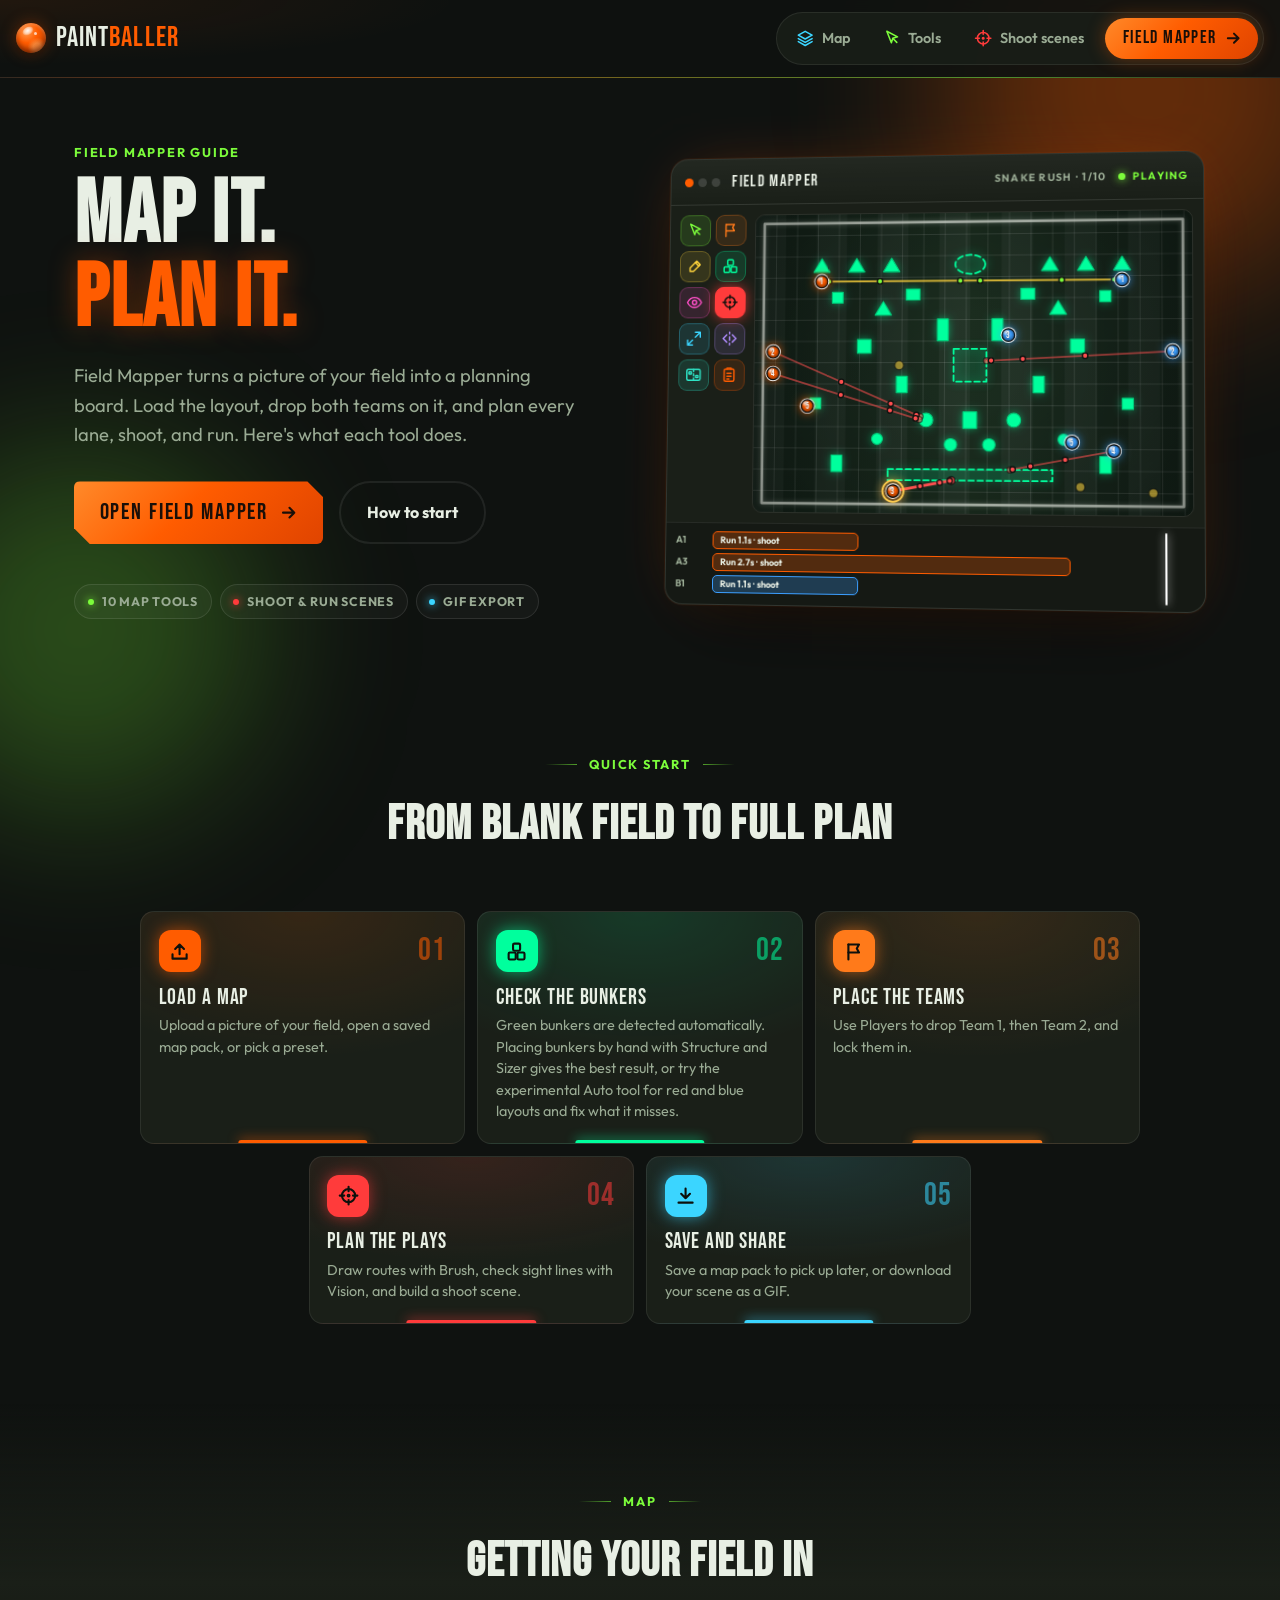
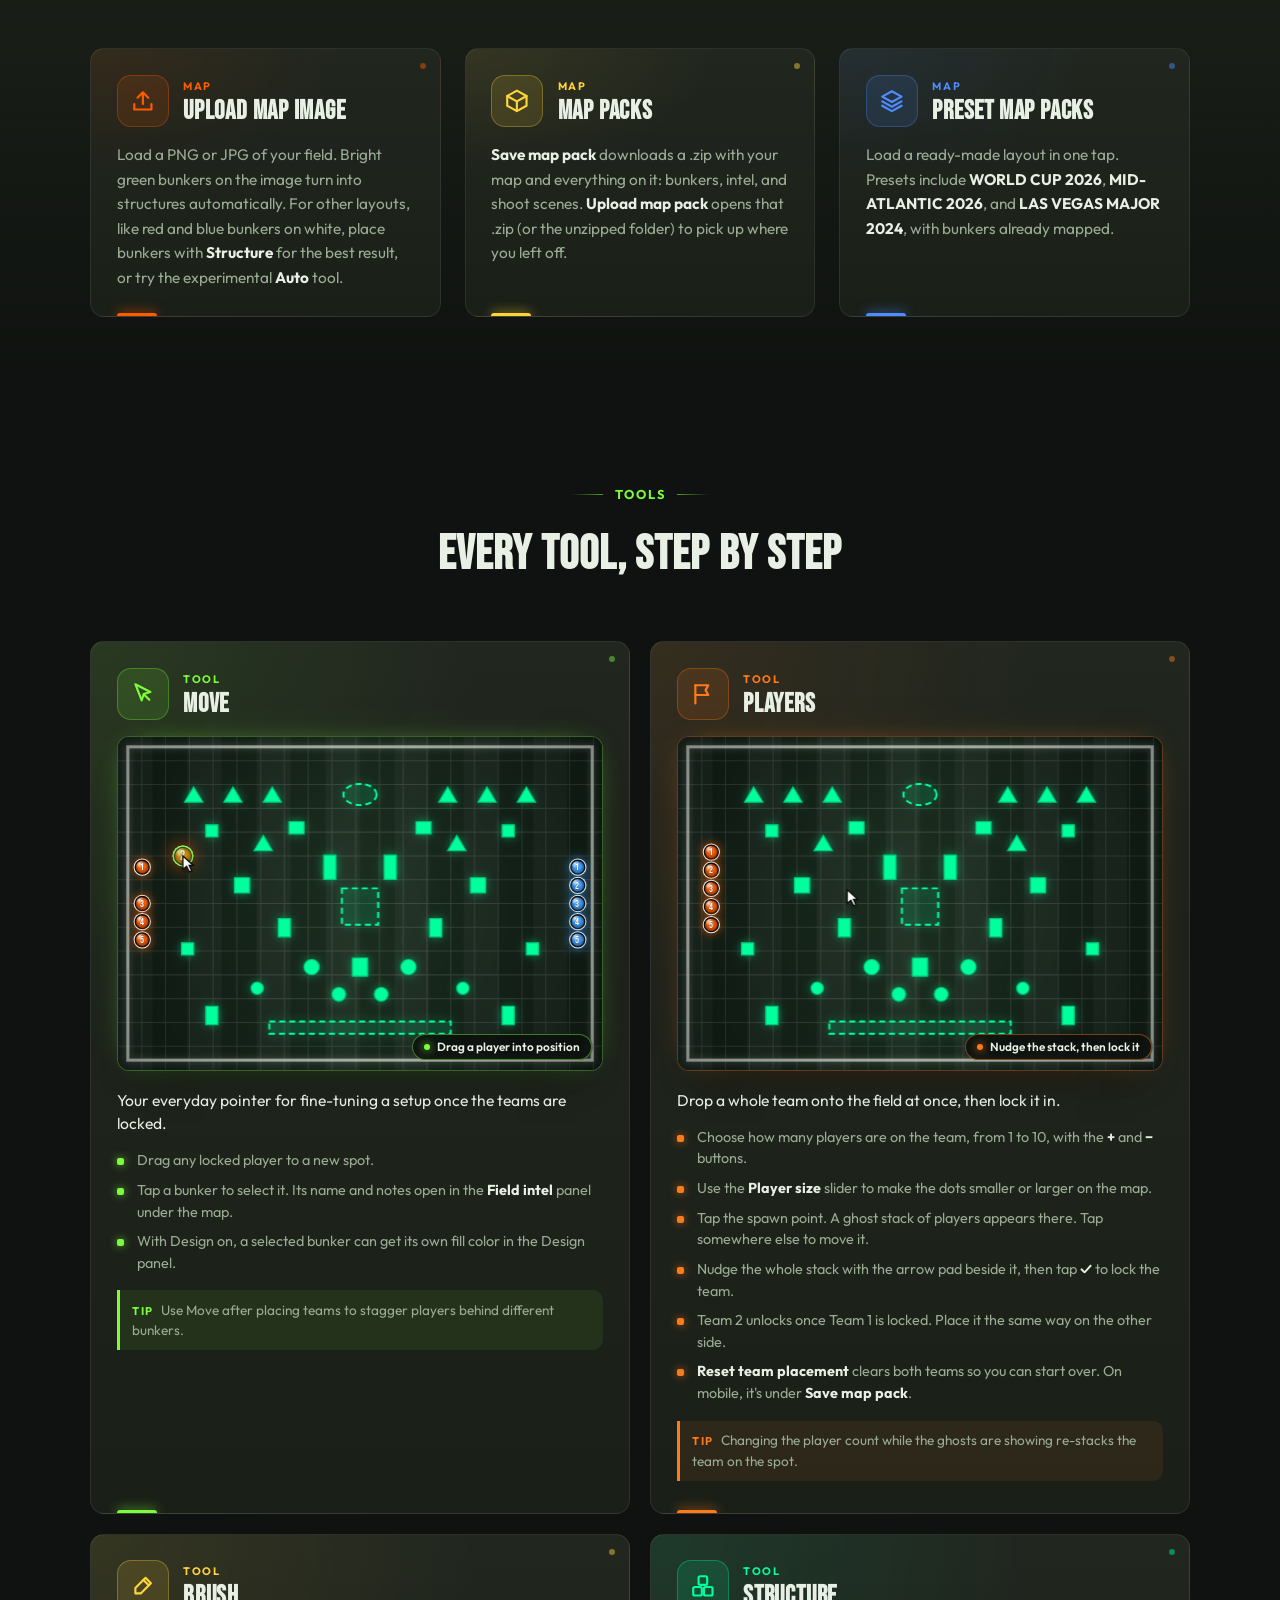
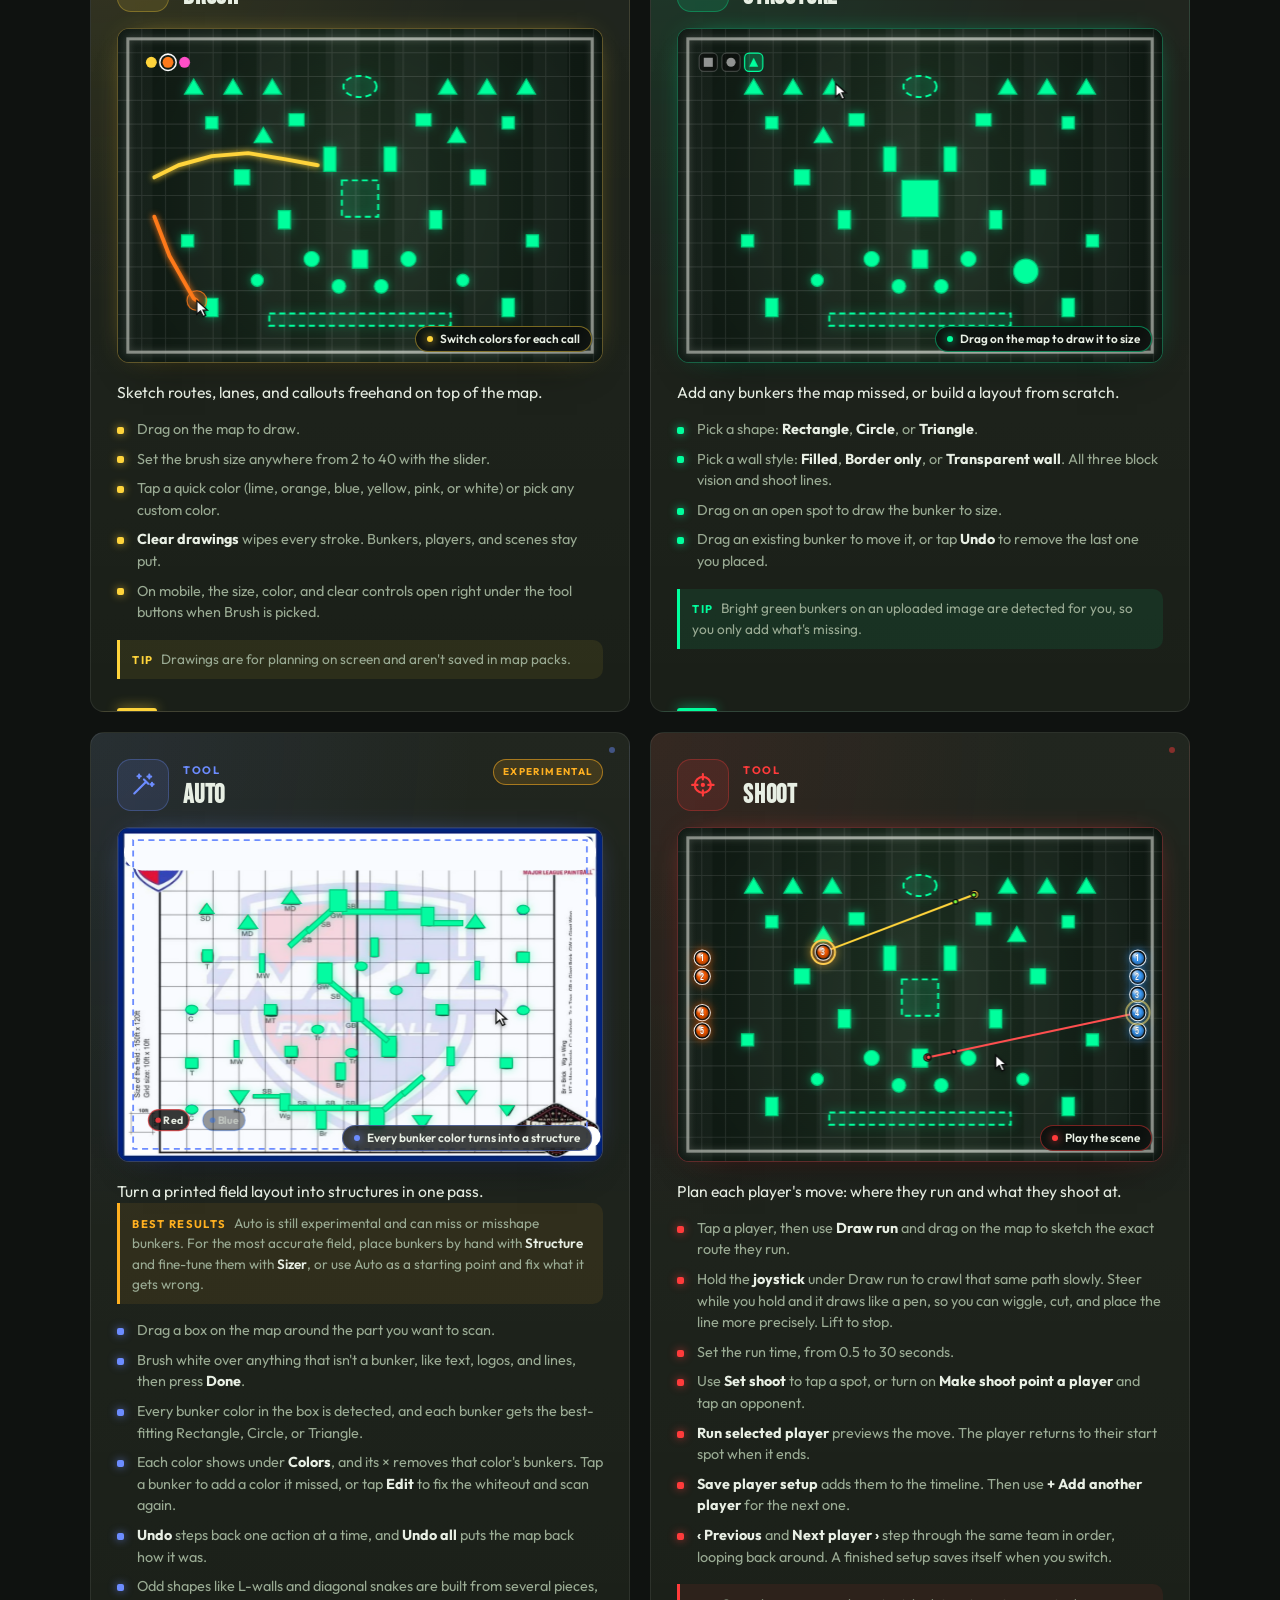
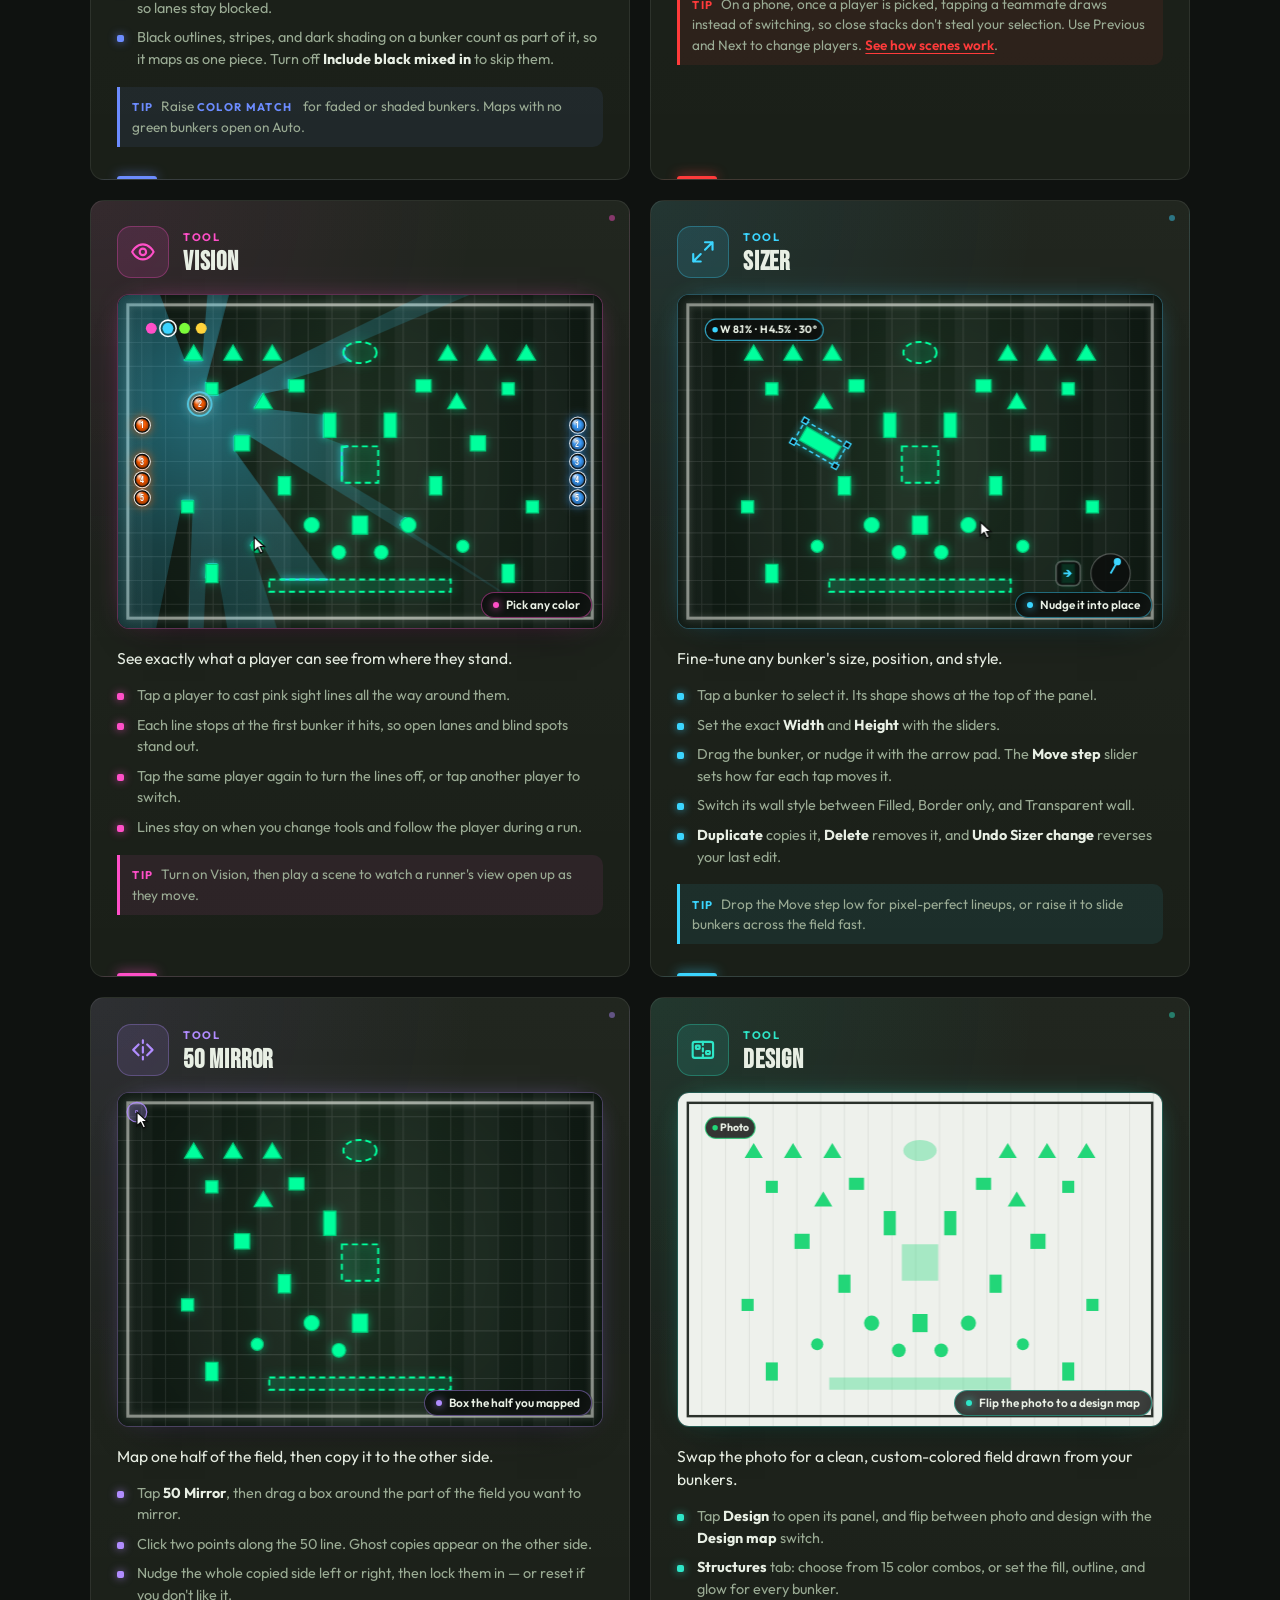
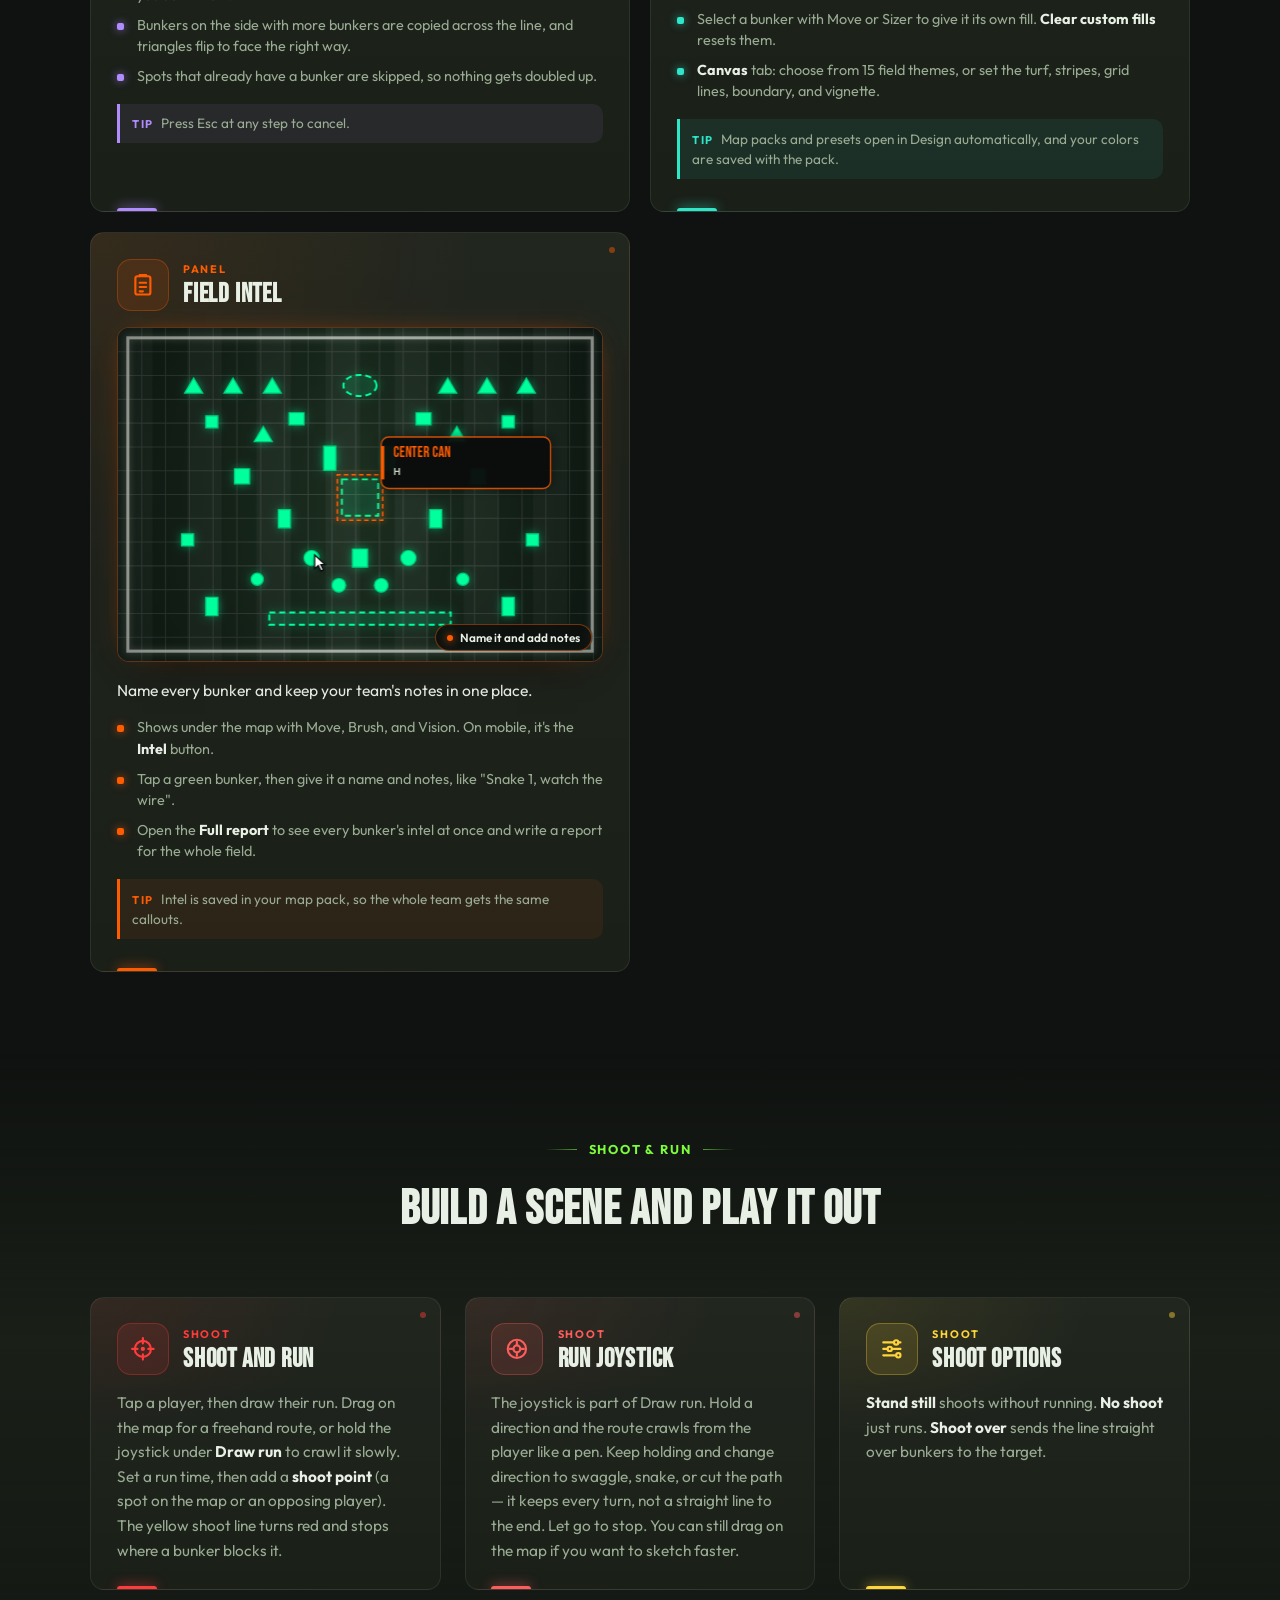
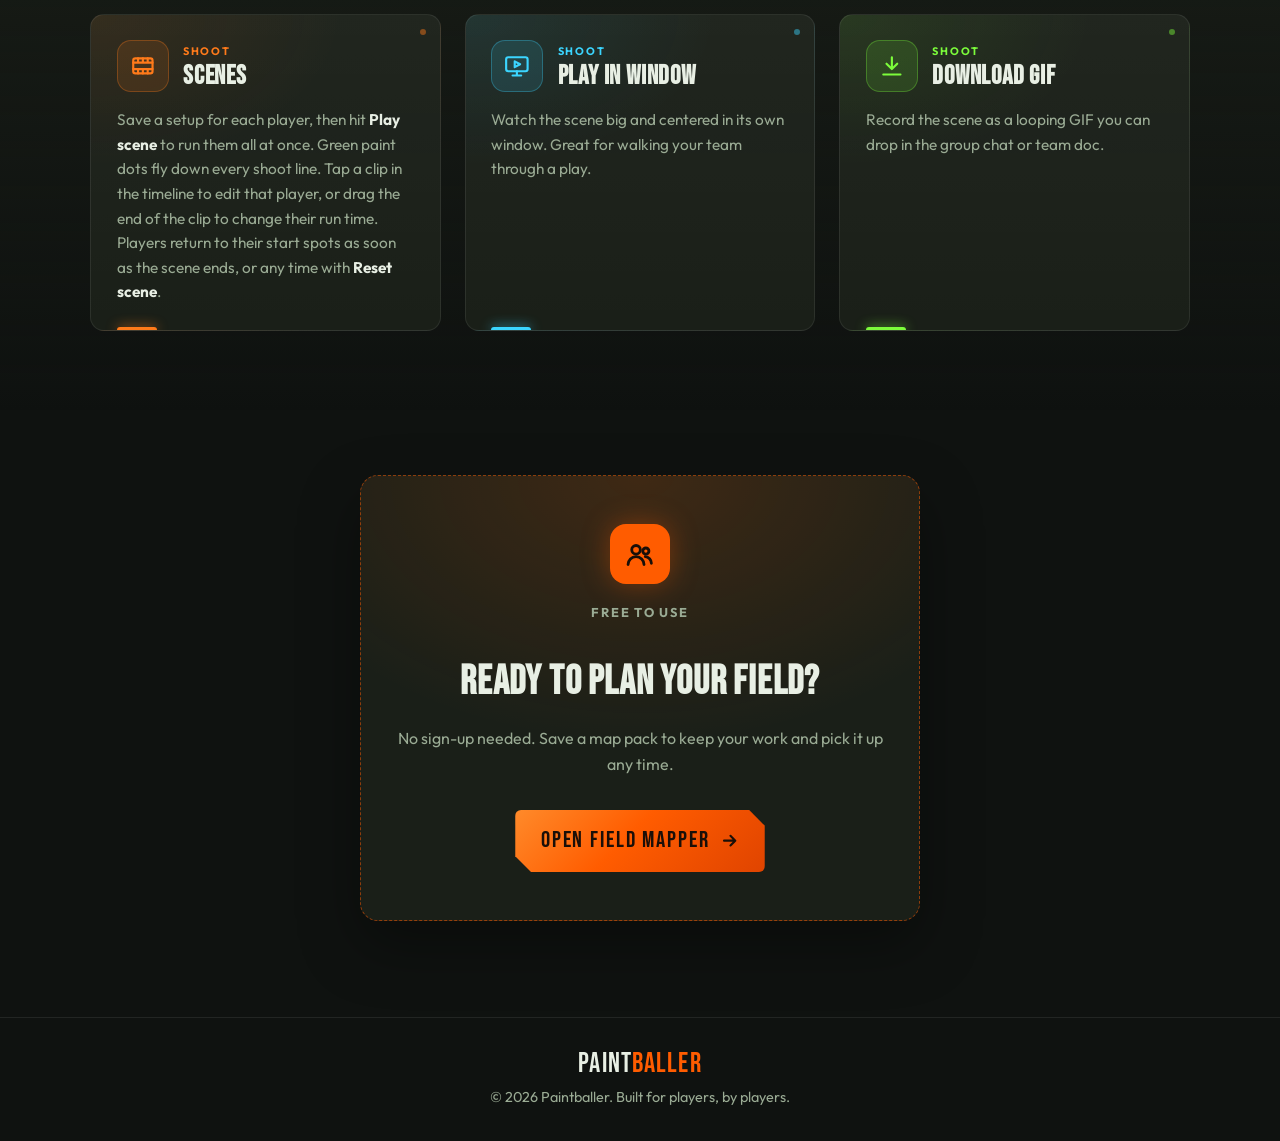
<file: index.html>
<!DOCTYPE html>
<html lang="en">
<head>
  <meta charset="UTF-8" />
  <meta name="viewport" content="width=device-width, initial-scale=1, viewport-fit=cover" />
  <meta name="theme-color" content="#0f1210" />
  <meta name="apple-mobile-web-app-capable" content="yes" />
  <meta name="description" content="Paintballer Field Mapper — map your field, place both teams, and plan every shoot and run." />
  <title>Paintballer — Field Mapper Guide</title>
  <link rel="preconnect" href="https://fonts.googleapis.com" />
  <link rel="preconnect" href="https://fonts.gstatic.com" crossorigin />
  <link href="https://fonts.googleapis.com/css2?family=Bebas+Neue&family=Outfit:wght@300;400;600;700&display=swap" rel="stylesheet" />
  <link rel="stylesheet" href="styles.css?v=22" />
  <link rel="icon" href="data:image/svg+xml,<svg xmlns='http://www.w3.org/2000/svg' viewBox='0 0 100 100'><circle cx='50' cy='50' r='45' fill='%23ff5c00'/><circle cx='50' cy='50' r='28' fill='%231a1f14'/></svg>" />
</head>
<body>
  <svg class="fm-icon-sprite" aria-hidden="true" focusable="false">
    <symbol id="i-move" viewBox="0 0 24 24"><path d="M5 3l14 7.2-6.2 1.9L10.9 18z" /><path d="M13 12.5l5 5" /></symbol>
    <symbol id="i-flag" viewBox="0 0 24 24"><path d="M5 21V4" /><path d="M5 4h12l-2.5 4.5L17 13H5" /></symbol>
    <symbol id="i-brush" viewBox="0 0 24 24"><path d="M14.5 4.5l5 5L10 19H5v-5z" /><path d="M12.5 6.5l5 5" /></symbol>
    <symbol id="i-structure" viewBox="0 0 24 24"><rect x="3" y="13" width="8" height="8" rx="1.5" /><rect x="13" y="13" width="8" height="8" rx="1.5" /><rect x="8" y="3" width="8" height="8" rx="1.5" /></symbol>
    <symbol id="i-vision" viewBox="0 0 24 24"><path d="M2 12s3.6-7 10-7 10 7 10 7-3.6 7-10 7S2 12 2 12z" /><circle cx="12" cy="12" r="3" /></symbol>
    <symbol id="i-shoot" viewBox="0 0 24 24"><circle cx="12" cy="12" r="7.5" /><path d="M12 2v5M12 17v5M2 12h5M17 12h5" /><circle cx="12" cy="12" r="1" /></symbol>
    <symbol id="i-stick" viewBox="0 0 24 24"><circle cx="12" cy="12" r="8.5" /><path d="M12 5.5v2.2M12 16.3v2.2M5.5 12h2.2M16.3 12h2.2" /><circle cx="12" cy="12" r="3.2" /></symbol>
    <symbol id="i-auto" viewBox="0 0 24 24"><path d="M4 20L15 9M13 7l4 4" /><path d="M18 2.5v3.5M16.25 4.25h3.5M20.5 10v3M19 11.5h3M8.5 2.5v3M7 4h3" /></symbol>
    <symbol id="i-sizer" viewBox="0 0 24 24"><path d="M14 3h7v7M10 21H3v-7M21 3l-7 7M3 21l7-7" /></symbol>
    <symbol id="i-mirror" viewBox="0 0 24 24"><path d="M12 3v2.5M12 9.5v5M12 18.5V21" /><path d="M8 7l-5 5 5 5M16 7l5 5-5 5" /></symbol>
    <symbol id="i-design" viewBox="0 0 24 24"><rect x="2.5" y="4.5" width="19" height="15" rx="2" /><path d="M12 4.5v3M12 10.5v3M12 16.5v3" /><rect x="5.5" y="8" width="3.5" height="3" rx="0.6" /><rect x="15" y="13" width="3.5" height="3" rx="0.6" /></symbol>
    <symbol id="i-intel" viewBox="0 0 24 24"><rect x="5" y="4" width="14" height="17" rx="2" /><path d="M9 4V2.8h6V4M9 10h6M9 14h6M9 18h3" /></symbol>
    <symbol id="i-upload" viewBox="0 0 24 24"><path d="M12 15V4M7 9l5-5 5 5M4 15v5h16v-5" /></symbol>
    <symbol id="i-pack" viewBox="0 0 24 24"><path d="M21 7.5l-9-5-9 5 9 5z" /><path d="M3 7.5v9l9 5 9-5v-9M12 12.5v9" /></symbol>
    <symbol id="i-layers" viewBox="0 0 24 24"><path d="M12 3l9 5-9 5-9-5z" /><path d="M3 12.5l9 5 9-5M3 16.5l9 5 9-5" /></symbol>
    <symbol id="i-save" viewBox="0 0 24 24"><path d="M12 4v11M7 10l5 5 5-5M4 20h16" /></symbol>
    <symbol id="i-teams" viewBox="0 0 24 24"><circle cx="9" cy="8" r="3.5" /><path d="M2.5 20c0-3.6 2.9-6.5 6.5-6.5s6.5 2.9 6.5 6.5" /><circle cx="17" cy="9" r="2.5" /><path d="M16.5 13.6c2.8.2 5 2.6 5 5.4" /></symbol>
    <symbol id="i-sliders" viewBox="0 0 24 24"><path d="M4 6h10M18 6h2M4 12h4M12 12h8M4 18h12" /><circle cx="16" cy="6" r="2" /><circle cx="10" cy="12" r="2" /><circle cx="18" cy="18" r="2" /></symbol>
    <symbol id="i-film" viewBox="0 0 24 24"><rect x="3" y="5" width="18" height="14" rx="2" /><path d="M3 9h18M3 15h18M7.5 5v4M12 5v4M16.5 5v4M7.5 15v4M12 15v4M16.5 15v4" /></symbol>
    <symbol id="i-play" viewBox="0 0 24 24"><rect x="2" y="4" width="20" height="13" rx="2" /><path d="M10 7.8l5 2.7-5 2.7z" /><path d="M8 21h8M12 17v4" /></symbol>
    <symbol id="i-arrow" viewBox="0 0 24 24"><path d="M5 12h14M13 6l6 6-6 6" /></symbol>
  </svg>

  <div class="splatter splatter-1" aria-hidden="true"></div>
  <div class="splatter splatter-2" aria-hidden="true"></div>

  <header class="site-header">
    <a class="logo" href="#top"><i class="logo-mark" aria-hidden="true"></i><span class="logo-text">Paint<span>baller</span></span></a>
    <button class="nav-toggle" aria-label="Open menu" aria-expanded="false">
      <span></span><span></span><span></span>
    </button>
    <nav class="site-nav">
      <a href="#map" style="--nav-color: #3bd5ff"><svg class="fm-ico" aria-hidden="true"><use href="#i-layers" /></svg><span>Map</span></a>
      <a href="#tools" style="--nav-color: #7cfc3b"><svg class="fm-ico" aria-hidden="true"><use href="#i-move" /></svg><span>Tools</span></a>
      <a href="#shoot" style="--nav-color: #ff3b3b"><svg class="fm-ico" aria-hidden="true"><use href="#i-shoot" /></svg><span>Shoot scenes</span></a>
      <a href="field-mapper.html" class="nav-cta"><span>Field Mapper</span><svg class="fm-ico" aria-hidden="true"><use href="#i-arrow" /></svg></a>
    </nav>
  </header>

  <main>
    <section class="hero guide-hero" id="top">
      <div class="hero-content">
        <p class="eyebrow">Field Mapper guide</p>
        <h1>Map it.<br /><span>Plan it.</span></h1>
        <p class="hero-lead">
          Field Mapper turns a picture of your field into a planning board. Load the layout, drop both
          teams on it, and plan every lane, shoot, and run. Here's what each tool does.
        </p>
        <div class="hero-actions">
          <a class="btn-hero" href="field-mapper.html">
            <span>Open Field Mapper</span>
            <svg class="fm-ico" aria-hidden="true"><use href="#i-arrow" /></svg>
          </a>
          <a class="btn btn-ghost" href="#start">How to start</a>
        </div>
        <ul class="hero-chips">
          <li style="--tool-color: #7cfc3b">10 map tools</li>
          <li style="--tool-color: #ff3b3b">Shoot &amp; run scenes</li>
          <li style="--tool-color: #3bd5ff">GIF export</li>
        </ul>
      </div>

      <div class="hero-app" aria-hidden="true" data-field-player data-breakout-loop>
        <div class="hero-app-bar">
          <span class="hero-app-dots"><i></i><i></i><i></i></span>
          <span class="hero-app-title">Field Mapper</span>
          <span class="hero-app-scene" data-scene-name></span>
          <span class="hero-app-live">Playing</span>
        </div>
        <div class="hero-app-body">
          <div class="hero-app-tools">
            <span class="hero-tool" style="--tool-color: #7cfc3b"><svg class="fm-ico"><use href="#i-move" /></svg></span>
            <span class="hero-tool" style="--tool-color: #ff7a1a"><svg class="fm-ico"><use href="#i-flag" /></svg></span>
            <span class="hero-tool" style="--tool-color: #ffd43b"><svg class="fm-ico"><use href="#i-brush" /></svg></span>
            <span class="hero-tool" style="--tool-color: #00ff9d"><svg class="fm-ico"><use href="#i-structure" /></svg></span>
            <span class="hero-tool" style="--tool-color: #ff4fc8"><svg class="fm-ico"><use href="#i-vision" /></svg></span>
            <span class="hero-tool is-active" style="--tool-color: #ff3b3b"><svg class="fm-ico"><use href="#i-shoot" /></svg></span>
            <span class="hero-tool" style="--tool-color: #3bd5ff"><svg class="fm-ico"><use href="#i-sizer" /></svg></span>
            <span class="hero-tool" style="--tool-color: #b18cff"><svg class="fm-ico"><use href="#i-mirror" /></svg></span>
            <span class="hero-tool" style="--tool-color: #2ee6c8"><svg class="fm-ico"><use href="#i-design" /></svg></span>
            <span class="hero-tool" style="--tool-color: #ff5c00"><svg class="fm-ico"><use href="#i-intel" /></svg></span>
          </div>
          <div class="hero-app-map">
            <canvas class="hero-map" id="hero-scene"></canvas>
          </div>
        </div>
        <div class="hero-app-timeline">
          <div class="hero-track"><span class="hero-track-name">A1</span><span class="hero-clip team-a" style="--clip-w: 56%">Run 2s</span></div>
          <div class="hero-track"><span class="hero-track-name">A2</span><span class="hero-clip team-a is-shot" style="--clip-w: 100%">Shoot · hold</span></div>
          <div class="hero-track"><span class="hero-track-name">B4</span><span class="hero-clip team-b" style="--clip-w: 67%">Run 2.4s</span></div>
          <span class="hero-playhead-lane"><span class="hero-playhead"></span></span>
        </div>
      </div>
    </section>

    <section class="guide-section" id="start">
      <header class="section-header">
        <p class="eyebrow">Quick start</p>
        <h2>From blank field to full plan</h2>
      </header>
      <ol class="guide-steps">
        <li style="--tool-color: #ff5c00">
          <div class="step-top">
            <span class="step-icon" aria-hidden="true"><svg class="fm-ico"><use href="#i-upload" /></svg></span>
            <span class="step-num">01</span>
          </div>
          <strong>Load a map</strong>
          <p>Upload a picture of your field, open a saved map pack, or pick a preset.</p>
        </li>
        <li style="--tool-color: #00ff9d">
          <div class="step-top">
            <span class="step-icon" aria-hidden="true"><svg class="fm-ico"><use href="#i-structure" /></svg></span>
            <span class="step-num">02</span>
          </div>
          <strong>Check the bunkers</strong>
          <p>Green bunkers are detected automatically. Placing bunkers by hand with Structure and Sizer gives the best result, or try the experimental Auto tool for red and blue layouts and fix what it misses.</p>
        </li>
        <li style="--tool-color: #ff7a1a">
          <div class="step-top">
            <span class="step-icon" aria-hidden="true"><svg class="fm-ico"><use href="#i-flag" /></svg></span>
            <span class="step-num">03</span>
          </div>
          <strong>Place the teams</strong>
          <p>Use Players to drop Team 1, then Team 2, and lock them in.</p>
        </li>
        <li style="--tool-color: #ff3b3b">
          <div class="step-top">
            <span class="step-icon" aria-hidden="true"><svg class="fm-ico"><use href="#i-shoot" /></svg></span>
            <span class="step-num">04</span>
          </div>
          <strong>Plan the plays</strong>
          <p>Draw routes with Brush, check sight lines with Vision, and build a shoot scene.</p>
        </li>
        <li style="--tool-color: #3bd5ff">
          <div class="step-top">
            <span class="step-icon" aria-hidden="true"><svg class="fm-ico"><use href="#i-save" /></svg></span>
            <span class="step-num">05</span>
          </div>
          <strong>Save and share</strong>
          <p>Save a map pack to pick up later, or download your scene as a GIF.</p>
        </li>
      </ol>
    </section>

    <section class="features" id="map">
      <header class="section-header">
        <p class="eyebrow">Map</p>
        <h2>Getting your field in</h2>
      </header>
      <div class="feature-grid">
        <article class="feature-card" style="--tool-color: #ff5c00">
          <div class="feature-head">
            <span class="feature-icon" aria-hidden="true"><svg class="fm-ico"><use href="#i-upload" /></svg></span>
            <div><span class="feature-kicker">Map</span><h3>Upload map image</h3></div>
          </div>
          <p>Load a PNG or JPG of your field. Bright green bunkers on the image turn into structures automatically. For other layouts, like red and blue bunkers on white, place bunkers with <strong>Structure</strong> for the best result, or try the experimental <strong>Auto</strong> tool.</p>
        </article>
        <article class="feature-card" style="--tool-color: #ffd43b">
          <div class="feature-head">
            <span class="feature-icon" aria-hidden="true"><svg class="fm-ico"><use href="#i-pack" /></svg></span>
            <div><span class="feature-kicker">Map</span><h3>Map packs</h3></div>
          </div>
          <p>
            <strong>Save map pack</strong> downloads a .zip with your map and everything on it: bunkers, intel,
            and shoot scenes. <strong>Upload map pack</strong> opens that .zip (or the unzipped folder) to pick up where you left off.
          </p>
        </article>
        <article class="feature-card" style="--tool-color: #4f8cff">
          <div class="feature-head">
            <span class="feature-icon" aria-hidden="true"><svg class="fm-ico"><use href="#i-layers" /></svg></span>
            <div><span class="feature-kicker">Map</span><h3>Preset map packs</h3></div>
          </div>
          <p>Load a ready-made layout in one tap. Presets include <strong>WORLD CUP 2026</strong>, <strong>MID-ATLANTIC 2026</strong>, and <strong>LAS VEGAS MAJOR 2024</strong>, with bunkers already mapped.</p>
        </article>
      </div>
    </section>

    <section class="guide-section" id="tools">
      <header class="section-header">
        <p class="eyebrow">Tools</p>
        <h2>Every tool, step by step</h2>
      </header>
      <div class="feature-grid tool-grid">
        <article class="feature-card" style="--tool-color: #7cfc3b">
          <div class="feature-head">
            <span class="feature-icon" aria-hidden="true"><svg class="fm-ico"><use href="#i-move" /></svg></span>
            <div><span class="feature-kicker">Tool</span><h3>Move</h3></div>
          </div>
          <div class="tool-demo" data-tool-demo="move" aria-hidden="true"><canvas class="tool-demo-canvas"></canvas><span class="tool-demo-caption" data-demo-caption></span></div>
          <p class="tool-lead">Your everyday pointer for fine-tuning a setup once the teams are locked.</p>
          <ul class="tool-steps">
            <li>Drag any locked player to a new spot.</li>
            <li>Tap a bunker to select it. Its name and notes open in the <strong>Field intel</strong> panel under the map.</li>
            <li>With Design on, a selected bunker can get its own fill color in the Design panel.</li>
          </ul>
          <p class="tool-tip"><strong>Tip</strong>Use Move after placing teams to stagger players behind different bunkers.</p>
        </article>
        <article class="feature-card" style="--tool-color: #ff7a1a">
          <div class="feature-head">
            <span class="feature-icon" aria-hidden="true"><svg class="fm-ico"><use href="#i-flag" /></svg></span>
            <div><span class="feature-kicker">Tool</span><h3>Players</h3></div>
          </div>
          <div class="tool-demo" data-tool-demo="players" aria-hidden="true"><canvas class="tool-demo-canvas"></canvas><span class="tool-demo-caption" data-demo-caption></span></div>
          <p class="tool-lead">Drop a whole team onto the field at once, then lock it in.</p>
          <ul class="tool-steps">
            <li>Choose how many players are on the team, from 1 to 10, with the <strong>+</strong> and <strong>−</strong> buttons.</li>
            <li>Use the <strong>Player size</strong> slider to make the dots smaller or larger on the map.</li>
            <li>Tap the spawn point. A ghost stack of players appears there. Tap somewhere else to move it.</li>
            <li>Nudge the whole stack with the arrow pad beside it, then tap <strong>✓</strong> to lock the team.</li>
            <li>Team 2 unlocks once Team 1 is locked. Place it the same way on the other side.</li>
            <li><strong>Reset team placement</strong> clears both teams so you can start over. On mobile, it's under <strong>Save map pack</strong>.</li>
          </ul>
          <p class="tool-tip"><strong>Tip</strong>Changing the player count while the ghosts are showing re-stacks the team on the spot.</p>
        </article>
        <article class="feature-card" style="--tool-color: #ffd43b">
          <div class="feature-head">
            <span class="feature-icon" aria-hidden="true"><svg class="fm-ico"><use href="#i-brush" /></svg></span>
            <div><span class="feature-kicker">Tool</span><h3>Brush</h3></div>
          </div>
          <div class="tool-demo" data-tool-demo="brush" aria-hidden="true"><canvas class="tool-demo-canvas"></canvas><span class="tool-demo-caption" data-demo-caption></span></div>
          <p class="tool-lead">Sketch routes, lanes, and callouts freehand on top of the map.</p>
          <ul class="tool-steps">
            <li>Drag on the map to draw.</li>
            <li>Set the brush size anywhere from 2 to 40 with the slider.</li>
            <li>Tap a quick color (lime, orange, blue, yellow, pink, or white) or pick any custom color.</li>
            <li><strong>Clear drawings</strong> wipes every stroke. Bunkers, players, and scenes stay put.</li>
            <li>On mobile, the size, color, and clear controls open right under the tool buttons when Brush is picked.</li>
          </ul>
          <p class="tool-tip"><strong>Tip</strong>Drawings are for planning on screen and aren't saved in map packs.</p>
        </article>
        <article class="feature-card" style="--tool-color: #00ff9d">
          <div class="feature-head">
            <span class="feature-icon" aria-hidden="true"><svg class="fm-ico"><use href="#i-structure" /></svg></span>
            <div><span class="feature-kicker">Tool</span><h3>Structure</h3></div>
          </div>
          <div class="tool-demo" data-tool-demo="structure" aria-hidden="true"><canvas class="tool-demo-canvas"></canvas><span class="tool-demo-caption" data-demo-caption></span></div>
          <p class="tool-lead">Add any bunkers the map missed, or build a layout from scratch.</p>
          <ul class="tool-steps">
            <li>Pick a shape: <strong>Rectangle</strong>, <strong>Circle</strong>, or <strong>Triangle</strong>.</li>
            <li>Pick a wall style: <strong>Filled</strong>, <strong>Border only</strong>, or <strong>Transparent wall</strong>. All three block vision and shoot lines.</li>
            <li>Drag on an open spot to draw the bunker to size.</li>
            <li>Drag an existing bunker to move it, or tap <strong>Undo</strong> to remove the last one you placed.</li>
          </ul>
          <p class="tool-tip"><strong>Tip</strong>Bright green bunkers on an uploaded image are detected for you, so you only add what's missing.</p>
        </article>
        <article class="feature-card" style="--tool-color: #6c8cff">
          <div class="feature-head">
            <span class="feature-icon" aria-hidden="true"><svg class="fm-ico"><use href="#i-auto" /></svg></span>
            <div><span class="feature-kicker">Tool</span><h3>Auto</h3></div>
            <span class="feature-badge">Experimental</span>
          </div>
          <div class="tool-demo" data-tool-demo="auto" aria-hidden="true"><canvas class="tool-demo-canvas"></canvas><span class="tool-demo-caption" data-demo-caption></span></div>
          <p class="tool-lead">Turn a printed field layout into structures in one pass.</p>
          <p class="tool-tip tool-tip-warn"><strong>Best results</strong>Auto is still experimental and can miss or misshape bunkers. For the most accurate field, place bunkers by hand with <strong>Structure</strong> and fine-tune them with <strong>Sizer</strong>, or use Auto as a starting point and fix what it gets wrong.</p>
          <ul class="tool-steps">
            <li>Drag a box on the map around the part you want to scan.</li>
            <li>Brush white over anything that isn't a bunker, like text, logos, and lines, then press <strong>Done</strong>.</li>
            <li>Every bunker color in the box is detected, and each bunker gets the best-fitting Rectangle, Circle, or Triangle.</li>
            <li>Each color shows under <strong>Colors</strong>, and its × removes that color's bunkers. Tap a bunker to add a color it missed, or tap <strong>Edit</strong> to fix the whiteout and scan again.</li>
            <li><strong>Undo</strong> steps back one action at a time, and <strong>Undo all</strong> puts the map back how it was.</li>
            <li>Odd shapes like L-walls and diagonal snakes are built from several pieces, so lanes stay blocked.</li>
            <li>Black outlines, stripes, and dark shading on a bunker count as part of it, so it maps as one piece. Turn off <strong>Include black mixed in</strong> to skip them.</li>
          </ul>
          <p class="tool-tip"><strong>Tip</strong>Raise <strong>Color match</strong> for faded or shaded bunkers. Maps with no green bunkers open on Auto.</p>
        </article>
        <article class="feature-card" style="--tool-color: #ff3b3b">
          <div class="feature-head">
            <span class="feature-icon" aria-hidden="true"><svg class="fm-ico"><use href="#i-shoot" /></svg></span>
            <div><span class="feature-kicker">Tool</span><h3>Shoot</h3></div>
          </div>
          <div class="tool-demo" data-tool-demo="shoot" aria-hidden="true"><canvas class="tool-demo-canvas"></canvas><span class="tool-demo-caption" data-demo-caption></span></div>
          <p class="tool-lead">Plan each player's move: where they run and what they shoot at.</p>
          <ul class="tool-steps">
            <li>Tap a player, then use <strong>Draw run</strong> and drag on the map to sketch the exact route they run.</li>
            <li>Hold the <strong>joystick</strong> under Draw run to crawl that same path slowly. Steer while you hold and it draws like a pen, so you can wiggle, cut, and place the line more precisely. Lift to stop.</li>
            <li>Set the run time, from 0.5 to 30 seconds.</li>
            <li>Use <strong>Set shoot</strong> to tap a spot, or turn on <strong>Make shoot point a player</strong> and tap an opponent.</li>
            <li><strong>Run selected player</strong> previews the move. The player returns to their start spot when it ends.</li>
            <li><strong>Save player setup</strong> adds them to the timeline. Then use <strong>+ Add another player</strong> for the next one.</li>
            <li><strong>‹ Previous</strong> and <strong>Next player ›</strong> step through the same team in order, looping back around. A finished setup saves itself when you switch.</li>
          </ul>
          <p class="tool-tip"><strong>Tip</strong>On a phone, once a player is picked, tapping a teammate draws instead of switching, so close stacks don't steal your selection. Use Previous and Next to change players. <a href="#shoot">See how scenes work</a>.</p>
        </article>
        <article class="feature-card" style="--tool-color: #ff4fc8">
          <div class="feature-head">
            <span class="feature-icon" aria-hidden="true"><svg class="fm-ico"><use href="#i-vision" /></svg></span>
            <div><span class="feature-kicker">Tool</span><h3>Vision</h3></div>
          </div>
          <div class="tool-demo" data-tool-demo="vision" aria-hidden="true"><canvas class="tool-demo-canvas"></canvas><span class="tool-demo-caption" data-demo-caption></span></div>
          <p class="tool-lead">See exactly what a player can see from where they stand.</p>
          <ul class="tool-steps">
            <li>Tap a player to cast pink sight lines all the way around them.</li>
            <li>Each line stops at the first bunker it hits, so open lanes and blind spots stand out.</li>
            <li>Tap the same player again to turn the lines off, or tap another player to switch.</li>
            <li>Lines stay on when you change tools and follow the player during a run.</li>
          </ul>
          <p class="tool-tip"><strong>Tip</strong>Turn on Vision, then play a scene to watch a runner's view open up as they move.</p>
        </article>
        <article class="feature-card" style="--tool-color: #3bd5ff">
          <div class="feature-head">
            <span class="feature-icon" aria-hidden="true"><svg class="fm-ico"><use href="#i-sizer" /></svg></span>
            <div><span class="feature-kicker">Tool</span><h3>Sizer</h3></div>
          </div>
          <div class="tool-demo" data-tool-demo="sizer" aria-hidden="true"><canvas class="tool-demo-canvas"></canvas><span class="tool-demo-caption" data-demo-caption></span></div>
          <p class="tool-lead">Fine-tune any bunker's size, position, and style.</p>
          <ul class="tool-steps">
            <li>Tap a bunker to select it. Its shape shows at the top of the panel.</li>
            <li>Set the exact <strong>Width</strong> and <strong>Height</strong> with the sliders.</li>
            <li>Drag the bunker, or nudge it with the arrow pad. The <strong>Move step</strong> slider sets how far each tap moves it.</li>
            <li>Switch its wall style between Filled, Border only, and Transparent wall.</li>
            <li><strong>Duplicate</strong> copies it, <strong>Delete</strong> removes it, and <strong>Undo Sizer change</strong> reverses your last edit.</li>
          </ul>
          <p class="tool-tip"><strong>Tip</strong>Drop the Move step low for pixel-perfect lineups, or raise it to slide bunkers across the field fast.</p>
        </article>
        <article class="feature-card" style="--tool-color: #b18cff">
          <div class="feature-head">
            <span class="feature-icon" aria-hidden="true"><svg class="fm-ico"><use href="#i-mirror" /></svg></span>
            <div><span class="feature-kicker">Tool</span><h3>50 Mirror</h3></div>
          </div>
          <div class="tool-demo" data-tool-demo="mirror" aria-hidden="true"><canvas class="tool-demo-canvas"></canvas><span class="tool-demo-caption" data-demo-caption></span></div>
          <p class="tool-lead">Map one half of the field, then copy it to the other side.</p>
          <ul class="tool-steps">
            <li>Tap <strong>50 Mirror</strong>, then drag a box around the part of the field you want to mirror.</li>
            <li>Click two points along the 50 line. Ghost copies appear on the other side.</li>
            <li>Nudge the whole copied side left or right, then lock them in — or reset if you don't like it.</li>
            <li>Bunkers on the side with more bunkers are copied across the line, and triangles flip to face the right way.</li>
            <li>Spots that already have a bunker are skipped, so nothing gets doubled up.</li>
          </ul>
          <p class="tool-tip"><strong>Tip</strong>Press Esc at any step to cancel.</p>
        </article>
        <article class="feature-card" style="--tool-color: #2ee6c8">
          <div class="feature-head">
            <span class="feature-icon" aria-hidden="true"><svg class="fm-ico"><use href="#i-design" /></svg></span>
            <div><span class="feature-kicker">Tool</span><h3>Design</h3></div>
          </div>
          <div class="tool-demo" data-tool-demo="design" aria-hidden="true"><canvas class="tool-demo-canvas"></canvas><span class="tool-demo-caption" data-demo-caption></span></div>
          <p class="tool-lead">Swap the photo for a clean, custom-colored field drawn from your bunkers.</p>
          <ul class="tool-steps">
            <li>Tap <strong>Design</strong> to open its panel, and flip between photo and design with the <strong>Design map</strong> switch.</li>
            <li><strong>Structures</strong> tab: choose from 15 color combos, or set the fill, outline, and glow for every bunker.</li>
            <li>Select a bunker with Move or Sizer to give it its own fill. <strong>Clear custom fills</strong> resets them.</li>
            <li><strong>Canvas</strong> tab: choose from 15 field themes, or set the turf, stripes, grid lines, boundary, and vignette.</li>
          </ul>
          <p class="tool-tip"><strong>Tip</strong>Map packs and presets open in Design automatically, and your colors are saved with the pack.</p>
        </article>
        <article class="feature-card" style="--tool-color: #ff5c00">
          <div class="feature-head">
            <span class="feature-icon" aria-hidden="true"><svg class="fm-ico"><use href="#i-intel" /></svg></span>
            <div><span class="feature-kicker">Panel</span><h3>Field intel</h3></div>
          </div>
          <div class="tool-demo" data-tool-demo="intel" aria-hidden="true"><canvas class="tool-demo-canvas"></canvas><span class="tool-demo-caption" data-demo-caption></span></div>
          <p class="tool-lead">Name every bunker and keep your team's notes in one place.</p>
          <ul class="tool-steps">
            <li>Shows under the map with Move, Brush, and Vision. On mobile, it's the <strong>Intel</strong> button.</li>
            <li>Tap a green bunker, then give it a name and notes, like "Snake 1, watch the wire".</li>
            <li>Open the <strong>Full report</strong> to see every bunker's intel at once and write a report for the whole field.</li>
          </ul>
          <p class="tool-tip"><strong>Tip</strong>Intel is saved in your map pack, so the whole team gets the same callouts.</p>
        </article>
      </div>
    </section>

    <section class="features" id="shoot">
      <header class="section-header">
        <p class="eyebrow">Shoot &amp; run</p>
        <h2>Build a scene and play it out</h2>
      </header>
      <div class="feature-grid">
        <article class="feature-card" style="--tool-color: #ff3b3b">
          <div class="feature-head">
            <span class="feature-icon" aria-hidden="true"><svg class="fm-ico"><use href="#i-shoot" /></svg></span>
            <div><span class="feature-kicker">Shoot</span><h3>Shoot and run</h3></div>
          </div>
          <p>
            Tap a player, then draw their run. Drag on the map for a freehand route, or hold the joystick under
            <strong>Draw run</strong> to crawl it slowly. Set a run time, then add a
            <strong>shoot point</strong> (a spot on the map or an opposing player).
            The yellow shoot line turns red and stops where a bunker blocks it.
          </p>
        </article>
        <article class="feature-card" style="--tool-color: #ff5c5c">
          <div class="feature-head">
            <span class="feature-icon" aria-hidden="true"><svg class="fm-ico"><use href="#i-stick" /></svg></span>
            <div><span class="feature-kicker">Shoot</span><h3>Run joystick</h3></div>
          </div>
          <p>
            The joystick is part of Draw run. Hold a direction and the route crawls from the player like a pen.
            Keep holding and change direction to swaggle, snake, or cut the path — it keeps every turn, not a straight line to the end.
            Let go to stop. You can still drag on the map if you want to sketch faster.
          </p>
        </article>
        <article class="feature-card" style="--tool-color: #ffd43b">
          <div class="feature-head">
            <span class="feature-icon" aria-hidden="true"><svg class="fm-ico"><use href="#i-sliders" /></svg></span>
            <div><span class="feature-kicker">Shoot</span><h3>Shoot options</h3></div>
          </div>
          <p>
            <strong>Stand still</strong> shoots without running. <strong>No shoot</strong> just runs.
            <strong>Shoot over</strong> sends the line straight over bunkers to the target.
          </p>
        </article>
        <article class="feature-card" style="--tool-color: #ff7a1a">
          <div class="feature-head">
            <span class="feature-icon" aria-hidden="true"><svg class="fm-ico"><use href="#i-film" /></svg></span>
            <div><span class="feature-kicker">Shoot</span><h3>Scenes</h3></div>
          </div>
          <p>
            Save a setup for each player, then hit <strong>Play scene</strong> to run them all at once. Green paint dots fly down every shoot line.
            Tap a clip in the timeline to edit that player, or drag the end of the clip to change their run time.
            Players return to their start spots as soon as the scene ends, or any time with <strong>Reset scene</strong>.
          </p>
        </article>
        <article class="feature-card" style="--tool-color: #3bd5ff">
          <div class="feature-head">
            <span class="feature-icon" aria-hidden="true"><svg class="fm-ico"><use href="#i-play" /></svg></span>
            <div><span class="feature-kicker">Shoot</span><h3>Play in window</h3></div>
          </div>
          <p>Watch the scene big and centered in its own window. Great for walking your team through a play.</p>
        </article>
        <article class="feature-card" style="--tool-color: #7cfc3b">
          <div class="feature-head">
            <span class="feature-icon" aria-hidden="true"><svg class="fm-ico"><use href="#i-save" /></svg></span>
            <div><span class="feature-kicker">Shoot</span><h3>Download GIF</h3></div>
          </div>
          <p>Record the scene as a looping GIF you can drop in the group chat or team doc.</p>
        </article>
      </div>
    </section>

    <section class="join" id="open">
      <div class="join-card">
        <span class="join-icon" aria-hidden="true"><svg class="fm-ico"><use href="#i-teams" /></svg></span>
        <p class="eyebrow">Free to use</p>
        <h2>Ready to plan your field?</h2>
        <p>No sign-up needed. Save a map pack to keep your work and pick it up any time.</p>
        <a class="btn-hero" href="field-mapper.html">
          <span>Open Field Mapper</span>
          <svg class="fm-ico" aria-hidden="true"><use href="#i-arrow" /></svg>
        </a>
      </div>
    </section>
  </main>

  <footer class="site-footer">
    <a class="logo" href="#top">Paint<span>baller</span></a>
    <p>&copy; <span id="year"></span> Paintballer. Built for players, by players.</p>
  </footer>

  <script src="main.js?v=6"></script>
  <script src="field-game.js?v=2"></script>
  <script src="hero-scene.js?v=5"></script>
  <script src="tool-demos.js?v=7"></script>
</body>
</html>
</file>
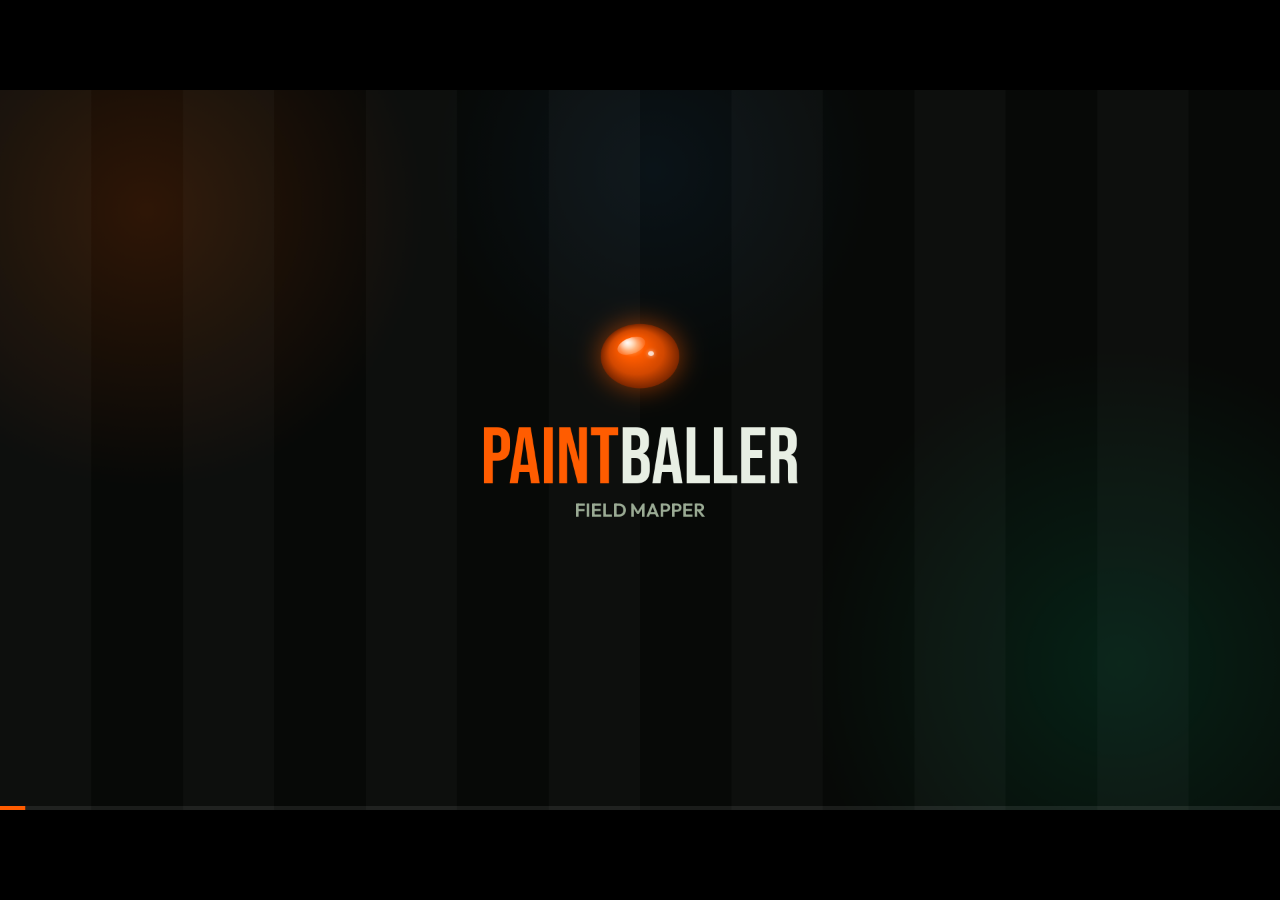
<file: ad.html>
<!DOCTYPE html>
<html lang="en">
<head>
  <meta charset="UTF-8" />
  <meta name="viewport" content="width=device-width, initial-scale=1" />
  <title>Paintballer — 60s Ad</title>
  <link rel="preconnect" href="https://fonts.googleapis.com" />
  <link rel="preconnect" href="https://fonts.gstatic.com" crossorigin />
  <link href="https://fonts.googleapis.com/css2?family=Bebas+Neue&family=Outfit:wght@400;600;700&display=swap" rel="stylesheet" />
  <link rel="stylesheet" href="ad.css?v=1" />
</head>
<body>
  <div class="ad-stage">
    <canvas id="ad" width="1920" height="1080"></canvas>
  </div>
  <button type="button" class="ad-replay" id="ad-replay" hidden>Replay</button>
  <script src="field-game.js?v=2"></script>
  <script src="ad.js?v=5"></script>
</body>
</html>
</file>
<file: styles.css>
:root {
  --bg: #0f1210;
  --bg-elevated: #1a1f18;
  --surface: #242b22;
  --text: #e8efe4;
  --text-muted: #9aab94;
  --accent: #ff5c00;
  --accent-glow: rgba(255, 92, 0, 0.35);
  --lime: #7cfc3b;
  --lime-glow: rgba(124, 252, 59, 0.25);
  --border: rgba(255, 255, 255, 0.08);
  --radius: 14px;
  --font-display: "Bebas Neue", sans-serif;
  --font-body: "Outfit", system-ui, sans-serif;
}

*,
*::before,
*::after {
  box-sizing: border-box;
}

html {
  scroll-behavior: smooth;
  -webkit-text-size-adjust: 100%;
}

body {
  margin: 0;
  font-family: var(--font-body);
  background: var(--bg);
  color: var(--text);
  line-height: 1.6;
  overflow-x: hidden;
  padding-left: env(safe-area-inset-left);
  padding-right: env(safe-area-inset-right);
}

body.nav-open {
  overflow: hidden;
  touch-action: none;
}

.fm-icon-sprite {
  position: absolute;
  width: 0;
  height: 0;
  overflow: hidden;
}

.fm-ico {
  width: 1.15em;
  height: 1.15em;
  flex-shrink: 0;
  fill: none;
  stroke: currentColor;
  stroke-width: 2;
  stroke-linecap: round;
  stroke-linejoin: round;
}

.sr-only {
  position: absolute;
  width: 1px;
  height: 1px;
  padding: 0;
  margin: -1px;
  overflow: hidden;
  clip: rect(0, 0, 0, 0);
  border: 0;
}

.splatter {
  position: fixed;
  border-radius: 50%;
  filter: blur(80px);
  pointer-events: none;
  z-index: 0;
}

.splatter-1 {
  width: 420px;
  height: 420px;
  background: var(--accent-glow);
  top: -120px;
  right: -80px;
}

.splatter-2 {
  width: 360px;
  height: 360px;
  background: var(--lime-glow);
  bottom: 10%;
  left: -100px;
}

.site-header {
  position: sticky;
  top: 0;
  z-index: 100;
  display: flex;
  align-items: center;
  justify-content: space-between;
  padding: 0.75rem 1rem;
  padding-top: max(0.75rem, env(safe-area-inset-top));
  padding-left: max(1rem, env(safe-area-inset-left));
  padding-right: max(1rem, env(safe-area-inset-right));
  gap: 1rem;
  background:
    radial-gradient(60% 140% at 0% 0%, rgba(255, 92, 0, 0.08), transparent 60%),
    rgba(15, 18, 16, 0.9);
  backdrop-filter: blur(14px);
  -webkit-backdrop-filter: blur(14px);
  border-bottom: 1px solid var(--border);
}

.site-header::after {
  content: "";
  position: absolute;
  left: 0;
  right: 0;
  bottom: -1px;
  height: 1px;
  background: linear-gradient(90deg, transparent, var(--accent) 22%, var(--lime) 78%, transparent);
  opacity: 0.5;
  pointer-events: none;
}

.logo {
  display: inline-flex;
  align-items: center;
  gap: 0.6rem;
  font-family: var(--font-display);
  font-size: 1.75rem;
  line-height: 1;
  letter-spacing: 0.04em;
  color: var(--text);
  text-decoration: none;
  -webkit-tap-highlight-color: transparent;
}

.logo span {
  color: var(--accent);
}

.logo .logo-text {
  color: var(--text);
}

.logo-mark {
  position: relative;
  flex-shrink: 0;
  width: 30px;
  height: 30px;
  border-radius: 50%;
  background:
    radial-gradient(circle at 70% 80%, rgba(255, 190, 120, 0.45) 0 12%, transparent 30%),
    radial-gradient(circle at 35% 30%, #ff9a4d 0%, var(--accent) 38%, #d24800 70%, #7a2600 100%);
  box-shadow:
    0 0 16px var(--accent-glow),
    0 3px 6px rgba(0, 0, 0, 0.45),
    inset 0 -3px 5px rgba(60, 15, 0, 0.55),
    inset 0 2px 3px rgba(255, 220, 180, 0.35),
    0 0 0 0 rgba(255, 92, 0, 0);
  transform-origin: 50% 100%;
  animation: logo-bounce 1.15s infinite;
}

.logo-mark::before {
  content: "";
  position: absolute;
  top: 4px;
  left: 6px;
  width: 12px;
  height: 8px;
  border-radius: 50%;
  background: radial-gradient(ellipse at 50% 45%, rgba(255, 255, 255, 0.95) 0%, rgba(255, 255, 255, 0.55) 45%, rgba(255, 255, 255, 0) 75%);
  transform: rotate(-30deg);
}

.logo-mark::after {
  content: "";
  position: absolute;
  top: 9px;
  left: 18px;
  width: 3px;
  height: 3px;
  border-radius: 50%;
  background: rgba(255, 255, 255, 0.7);
  animation: logo-twinkle 1.15s ease-out infinite;
}

@keyframes logo-bounce {
  0%, 100% {
    transform: translateY(0) scale(1.14, 0.84);
    box-shadow:
      0 0 22px var(--accent-glow),
      0 2px 4px rgba(0, 0, 0, 0.5),
      inset 0 -3px 5px rgba(60, 15, 0, 0.55),
      inset 0 2px 3px rgba(255, 220, 180, 0.35),
      0 0 0 0 rgba(255, 92, 0, 0.7);
    animation-timing-function: cubic-bezier(0.2, 0.7, 0.4, 1);
  }
  14% {
    transform: translateY(-2px) scale(0.93, 1.08);
  }
  38% {
    box-shadow:
      0 0 16px var(--accent-glow),
      0 8px 7px rgba(0, 0, 0, 0.3),
      inset 0 -3px 5px rgba(60, 15, 0, 0.55),
      inset 0 2px 3px rgba(255, 220, 180, 0.35),
      0 0 0 11px rgba(255, 92, 0, 0);
  }
  50% {
    transform: translateY(-9px) scale(1, 1);
    animation-timing-function: cubic-bezier(0.6, 0, 0.8, 0.3);
  }
  92% {
    transform: translateY(-1px) scale(0.94, 1.07);
    box-shadow:
      0 0 16px var(--accent-glow),
      0 4px 6px rgba(0, 0, 0, 0.42),
      inset 0 -3px 5px rgba(60, 15, 0, 0.55),
      inset 0 2px 3px rgba(255, 220, 180, 0.35),
      0 0 0 11px rgba(255, 92, 0, 0);
  }
  93% {
    box-shadow:
      0 0 16px var(--accent-glow),
      0 4px 6px rgba(0, 0, 0, 0.42),
      inset 0 -3px 5px rgba(60, 15, 0, 0.55),
      inset 0 2px 3px rgba(255, 220, 180, 0.35),
      0 0 0 0 rgba(255, 92, 0, 0);
  }
}

@keyframes logo-twinkle {
  0%, 100% { opacity: 1; transform: scale(1.7); box-shadow: 0 0 4px #fff; }
  30% { opacity: 0.6; transform: scale(0.9); box-shadow: 0 0 0 transparent; }
  60% { opacity: 0.8; transform: scale(1); }
}

@media (prefers-reduced-motion: reduce) {
  .logo-mark,
  .logo-mark::after {
    animation: none;
  }
}

.site-nav {
  display: flex;
  align-items: center;
  gap: 0.25rem;
  padding: 0.3rem;
  background: rgba(26, 31, 24, 0.85);
  border: 1px solid var(--border);
  border-radius: 999px;
}

.site-nav a {
  --nav-color: var(--lime);
  display: inline-flex;
  align-items: center;
  gap: 0.45rem;
  min-height: 38px;
  padding: 0.4rem 0.9rem;
  border-radius: 999px;
  color: var(--text-muted);
  text-decoration: none;
  font-weight: 600;
  font-size: 0.9rem;
  white-space: nowrap;
  transition: color 0.2s, background 0.2s, box-shadow 0.2s, transform 0.2s;
  -webkit-tap-highlight-color: transparent;
}

.site-nav a .fm-ico {
  color: var(--nav-color);
  font-size: 1rem;
}

.site-nav a.is-active:not(.nav-cta) {
  color: var(--text);
  background: color-mix(in srgb, var(--nav-color) 16%, transparent);
  box-shadow: inset 0 0 0 1px color-mix(in srgb, var(--nav-color) 40%, transparent);
}

.site-nav a.nav-cta {
  margin-left: 0.2rem;
  padding: 0.4rem 1rem 0.4rem 1.1rem;
  background: linear-gradient(135deg, #ff8a2a, var(--accent) 45%, #e04400);
  color: #1a0f08;
  font-family: var(--font-display);
  font-size: 1.1rem;
  font-weight: 400;
  letter-spacing: 0.08em;
  box-shadow: 0 0 18px var(--accent-glow);
}

.site-nav a.nav-cta .fm-ico {
  color: currentColor;
  stroke-width: 2.6;
  transition: transform 0.25s;
}

.site-nav a.nav-cta.is-active {
  box-shadow: 0 0 0 2px rgba(255, 92, 0, 0.35), 0 0 22px var(--accent-glow);
}

@media (hover: hover) {
  .site-nav a:not(.nav-cta):hover {
    color: var(--text);
    background: color-mix(in srgb, var(--nav-color) 12%, transparent);
  }

  .site-nav a.nav-cta:hover {
    filter: brightness(1.08);
    transform: translateY(-1px);
  }

  .site-nav a.nav-cta:hover .fm-ico {
    transform: translateX(3px);
  }
}

.nav-toggle {
  display: none;
  flex-direction: column;
  align-items: center;
  justify-content: center;
  gap: 5px;
  background: var(--bg-elevated);
  border: 1px solid var(--border);
  border-radius: 12px;
  cursor: pointer;
  padding: 0;
  width: 44px;
  height: 44px;
  transition: border-color 0.2s, background 0.2s;
  -webkit-tap-highlight-color: transparent;
}

.nav-toggle span {
  display: block;
  width: 20px;
  height: 2px;
  background: var(--text);
  border-radius: 2px;
  transition: transform 0.25s, opacity 0.25s, background 0.2s;
}

.nav-toggle[aria-expanded="true"] {
  border-color: color-mix(in srgb, var(--accent) 60%, transparent);
  background: color-mix(in srgb, var(--accent) 12%, var(--bg-elevated));
}

.nav-toggle[aria-expanded="true"] span {
  background: var(--accent);
}

main {
  position: relative;
  z-index: 1;
}

.eyebrow {
  font-size: 0.8rem;
  font-weight: 700;
  letter-spacing: 0.14em;
  text-transform: uppercase;
  color: var(--lime);
  margin: 0 0 0.75rem;
}

.hero {
  display: grid;
  grid-template-columns: 1fr 1fr;
  gap: 2rem;
  align-items: center;
  max-width: 1180px;
  margin: 0 auto;
  padding: 4rem 1.5rem 5rem;
  min-height: calc(100vh - 72px);
}

.hero h1 {
  font-family: var(--font-display);
  font-size: clamp(3.5rem, 10vw, 5.5rem);
  line-height: 0.95;
  margin: 0 0 1.25rem;
  letter-spacing: 0.02em;
}

.hero-lead {
  font-size: 1.15rem;
  color: var(--text-muted);
  max-width: 32rem;
  margin: 0 0 2rem;
}

.hero-actions {
  display: flex;
  flex-wrap: wrap;
  gap: 1rem;
  margin-bottom: 2.5rem;
}

.btn {
  display: inline-flex;
  align-items: center;
  justify-content: center;
  padding: 0.85rem 1.6rem;
  min-height: 48px;
  border-radius: 999px;
  font-weight: 700;
  font-size: 1rem;
  text-decoration: none;
  border: 2px solid transparent;
  cursor: pointer;
  transition: transform 0.2s, box-shadow 0.2s, background 0.2s;
  -webkit-tap-highlight-color: transparent;
  touch-action: manipulation;
}

@media (hover: hover) {
  .btn:hover {
    transform: translateY(-2px);
  }
}

.btn-primary {
  background: var(--accent);
  color: #1a0f08;
  box-shadow: 0 8px 28px var(--accent-glow);
}

@media (hover: hover) {
  .btn-primary:hover {
    box-shadow: 0 12px 36px var(--accent-glow);
  }
}

.btn-ghost {
  background: transparent;
  color: var(--text);
  border-color: var(--border);
}

@media (hover: hover) {
  .btn-ghost:hover {
    border-color: var(--lime);
    color: var(--lime);
  }
}

.hero-stats {
  list-style: none;
  display: flex;
  gap: 2.5rem;
  padding: 0;
  margin: 0;
}

.hero-stats li {
  display: flex;
  flex-direction: column;
}

.hero-stats strong {
  font-family: var(--font-display);
  font-size: 2rem;
  color: var(--accent);
  line-height: 1;
}

.hero-stats span {
  font-size: 0.85rem;
  color: var(--text-muted);
}

.hero h1 span {
  color: var(--accent);
  text-shadow: 0 0 28px var(--accent-glow);
}

.btn-hero {
  position: relative;
  overflow: hidden;
  display: inline-flex;
  align-items: center;
  justify-content: center;
  gap: 0.65rem;
  min-height: 52px;
  padding: 0.8rem 1.6rem;
  border-radius: 6px;
  background: linear-gradient(135deg, #ff8a2a, var(--accent) 45%, #e04400);
  color: #1a0f08;
  font-family: var(--font-display);
  font-size: 1.45rem;
  letter-spacing: 0.08em;
  text-decoration: none;
  clip-path: polygon(0 0, calc(100% - 16px) 0, 100% 16px, 100% 100%, 16px 100%, 0 calc(100% - 16px));
  transition: filter 0.2s, transform 0.2s;
  -webkit-tap-highlight-color: transparent;
  touch-action: manipulation;
}

.btn-hero .fm-ico {
  font-size: 1.05rem;
  stroke-width: 2.6;
  transition: transform 0.25s;
}

.btn-hero::after {
  content: "";
  position: absolute;
  inset: 0;
  background: linear-gradient(110deg, transparent 30%, rgba(255, 255, 255, 0.4) 50%, transparent 70%);
  transform: translateX(-120%);
  transition: transform 0.6s ease;
  pointer-events: none;
}

@media (hover: hover) {
  .btn-hero:hover {
    filter: brightness(1.08);
    transform: translateY(-2px);
  }

  .btn-hero:hover::after {
    transform: translateX(120%);
  }

  .btn-hero:hover .fm-ico {
    transform: translateX(3px);
  }
}

.btn-hero:focus-visible {
  outline: 2px solid var(--lime);
  outline-offset: 3px;
}

.hero-chips {
  list-style: none;
  display: flex;
  flex-wrap: wrap;
  gap: 0.5rem;
  margin: 0;
  padding: 0;
}

.hero-chips li {
  display: inline-flex;
  align-items: center;
  gap: 0.5rem;
  padding: 0.4rem 0.8rem;
  border-radius: 999px;
  border: 1px solid rgba(255, 255, 255, 0.1);
  background: rgba(255, 255, 255, 0.03);
  color: var(--text-muted);
  font-size: 0.78rem;
  font-weight: 700;
  letter-spacing: 0.06em;
  text-transform: uppercase;
}

.hero-chips li::before {
  content: "";
  width: 6px;
  height: 6px;
  border-radius: 50%;
  background: var(--tool-color);
  box-shadow: 0 0 8px var(--tool-color);
}

.hero-app {
  position: relative;
  width: 100%;
  max-width: 540px;
  margin: 0 auto;
  border-radius: 18px;
  border: 1px solid rgba(255, 255, 255, 0.1);
  background: var(--bg-elevated);
  box-shadow:
    0 30px 80px -30px rgba(0, 0, 0, 0.8),
    0 0 0 1px rgba(255, 92, 0, 0.08),
    0 0 60px -20px var(--accent-glow);
  overflow: hidden;
  transform: perspective(1400px) rotateY(-6deg) rotateX(3deg);
  transition: transform 0.5s ease;
}

@media (hover: hover) {
  .hero-app:hover {
    transform: none;
  }
}

.hero-app-bar {
  display: flex;
  align-items: center;
  gap: 0.75rem;
  padding: 0.6rem 0.9rem;
  border-bottom: 1px solid var(--border);
  background: linear-gradient(180deg, rgba(255, 255, 255, 0.04), transparent);
}

.hero-app-dots {
  display: flex;
  gap: 5px;
}

.hero-app-dots i {
  width: 9px;
  height: 9px;
  border-radius: 50%;
  background: rgba(255, 255, 255, 0.14);
}

.hero-app-dots i:first-child {
  background: var(--accent);
}

.hero-app-title {
  flex: 1;
  font-family: var(--font-display);
  font-size: 1.05rem;
  letter-spacing: 0.08em;
  color: var(--text);
}

.hero-app-live {
  display: inline-flex;
  align-items: center;
  gap: 0.4rem;
  font-size: 0.66rem;
  font-weight: 700;
  letter-spacing: 0.12em;
  text-transform: uppercase;
  color: var(--lime);
}

.hero-app-live::before {
  content: "";
  width: 7px;
  height: 7px;
  border-radius: 50%;
  background: var(--lime);
  box-shadow: 0 0 8px var(--lime);
  animation: hero-blink 1.2s ease-in-out infinite;
}

.hero-app-body {
  display: grid;
  grid-template-columns: auto 1fr;
  gap: 0.6rem;
  padding: 0.6rem;
}

.hero-app-tools {
  display: grid;
  grid-template-columns: repeat(2, 32px);
  grid-auto-rows: 32px;
  gap: 5px;
  align-content: start;
}

.hero-tool {
  display: grid;
  place-items: center;
  border-radius: 9px;
  font-size: 0.95rem;
  color: var(--tool-color);
  background: color-mix(in srgb, var(--tool-color) 12%, transparent);
  border: 1px solid color-mix(in srgb, var(--tool-color) 28%, transparent);
}

.hero-tool.is-active {
  background: var(--tool-color);
  border-color: var(--tool-color);
  color: #0d100c;
  box-shadow: 0 0 14px color-mix(in srgb, var(--tool-color) 70%, transparent);
}

.hero-app-map {
  position: relative;
  min-height: 0;
  border-radius: 10px;
  overflow: hidden;
  border: 1px solid rgba(255, 255, 255, 0.08);
}

.hero-map {
  display: block;
  width: 100%;
  height: auto;
  aspect-ratio: 32 / 22;
}

.hero-app-timeline {
  position: relative;
  display: grid;
  gap: 4px;
  padding: 0.55rem 0.6rem 0.65rem;
  border-top: 1px solid var(--border);
  background: rgba(0, 0, 0, 0.18);
}

.hero-track {
  display: grid;
  grid-template-columns: 2rem 1fr;
  align-items: center;
  gap: 0.4rem;
  height: 18px;
}

.hero-track-name {
  font-size: 0.62rem;
  font-weight: 700;
  color: var(--text-muted);
  letter-spacing: 0.06em;
}

.hero-clip {
  --team: #ff5c00;
  width: var(--clip-w);
  height: 100%;
  display: flex;
  align-items: center;
  padding: 0 0.45rem;
  border-radius: 5px;
  border: 1px solid var(--team);
  background: color-mix(in srgb, var(--team) 26%, transparent);
  color: var(--text);
  font-size: 0.58rem;
  font-weight: 700;
  white-space: nowrap;
  overflow: hidden;
}

.hero-clip.team-b {
  --team: #3b9eff;
}

.hero-clip.is-shot {
  background:
    linear-gradient(90deg, color-mix(in srgb, #ffd43b 45%, transparent) 0 22%, transparent 22%),
    color-mix(in srgb, var(--team) 26%, transparent);
}

.hero-playhead-lane {
  position: absolute;
  top: 0.35rem;
  bottom: 0.35rem;
  left: calc(0.6rem + 2.4rem);
  right: 0.6rem;
  pointer-events: none;
}

.hero-playhead {
  position: absolute;
  top: 0;
  bottom: 0;
  left: 0;
  width: 2px;
  border-radius: 2px;
  background: #fff;
  box-shadow: 0 0 8px rgba(255, 255, 255, 0.8);
}

.hero-app-scene {
  max-width: 40%;
  overflow: hidden;
  font-size: 0.66rem;
  font-weight: 700;
  letter-spacing: 0.12em;
  text-transform: uppercase;
  white-space: nowrap;
  text-overflow: ellipsis;
  color: var(--text-muted);
}

@keyframes hero-blink {
  0%, 100% { opacity: 1; }
  50% { opacity: 0.3; }
}

@media (prefers-reduced-motion: reduce) {
  .hero-playhead,
  .hero-app-live::before {
    animation: none;
  }
}

.section-header {
  text-align: center;
  max-width: 640px;
  margin: 0 auto 3rem;
  padding: 0 1.5rem;
}

.section-header .eyebrow {
  display: inline-flex;
  align-items: center;
  gap: 0.75rem;
}

.section-header .eyebrow::before,
.section-header .eyebrow::after {
  content: "";
  width: 32px;
  height: 1px;
  background: linear-gradient(90deg, transparent, rgba(124, 252, 59, 0.6));
}

.section-header .eyebrow::after {
  background: linear-gradient(90deg, rgba(124, 252, 59, 0.6), transparent);
}

.section-header h2 {
  font-family: var(--font-display);
  font-size: clamp(2rem, 5vw, 3rem);
  margin: 0;
  letter-spacing: 0.02em;
}

.features {
  padding: 5rem 1.5rem;
  background: linear-gradient(180deg, transparent, var(--bg-elevated) 30%, transparent);
}

.feature-grid {
  display: grid;
  grid-template-columns: repeat(auto-fit, minmax(260px, 1fr));
  gap: 1.5rem;
  max-width: 1100px;
  margin: 0 auto;
}

#tools .feature-grid {
  grid-template-columns: repeat(auto-fit, minmax(230px, 1fr));
  gap: 1.1rem;
}

#tools .tool-grid {
  grid-template-columns: repeat(auto-fit, minmax(min(100%, 420px), 1fr));
  gap: 1.25rem;
}

.tool-demo {
  position: relative;
  margin: 0 0 1.1rem;
  border-radius: 12px;
  overflow: hidden;
  background: #0f1210;
  border: 1px solid color-mix(in srgb, var(--tool-color) 28%, rgba(255, 255, 255, 0.08));
  box-shadow:
    0 18px 40px -26px rgba(0, 0, 0, 0.9),
    0 0 30px -18px var(--tool-color);
}

.tool-demo-canvas {
  display: block;
  width: 100%;
  height: auto;
  aspect-ratio: 32 / 22;
}

.tool-demo-caption {
  position: absolute;
  right: 10px;
  bottom: 10px;
  display: inline-flex;
  align-items: center;
  gap: 0.45rem;
  max-width: calc(100% - 20px);
  padding: 0.32rem 0.7rem;
  border-radius: 999px;
  border: 1px solid color-mix(in srgb, var(--tool-color) 45%, transparent);
  background: rgba(11, 13, 12, 0.78);
  backdrop-filter: blur(6px);
  color: var(--text);
  font-size: 0.74rem;
  font-weight: 600;
  line-height: 1.2;
  pointer-events: none;
}

.tool-demo-caption:empty {
  display: none;
}

.tool-demo-caption::before {
  content: "";
  flex-shrink: 0;
  width: 6px;
  height: 6px;
  border-radius: 50%;
  background: var(--tool-color);
  box-shadow: 0 0 8px var(--tool-color);
}

.feature-card .tool-lead {
  margin: 0;
  color: var(--text);
  font-size: 0.98rem;
  line-height: 1.5;
}

.tool-steps {
  list-style: none;
  display: grid;
  gap: 0.5rem;
  margin: 0.9rem 0 0;
  padding: 0;
}

.tool-steps li {
  position: relative;
  padding-left: 1.3rem;
  color: var(--text-muted);
  font-size: 0.9rem;
  line-height: 1.5;
}

.tool-steps li::before {
  content: "";
  position: absolute;
  left: 0;
  top: 0.55em;
  width: 7px;
  height: 7px;
  border-radius: 2px;
  background: var(--tool-color);
  box-shadow: 0 0 8px color-mix(in srgb, var(--tool-color) 70%, transparent);
}

.tool-steps strong {
  color: var(--text);
}

.feature-card .tool-tip {
  margin: 1rem 0 0.4rem;
  padding: 0.6rem 0.8rem;
  border-left: 3px solid var(--tool-color);
  border-radius: 0 10px 10px 0;
  background: color-mix(in srgb, var(--tool-color) 8%, transparent);
  color: var(--text-muted);
  font-size: 0.85rem;
  line-height: 1.5;
}

.feature-card .tool-tip strong {
  margin-right: 0.45rem;
  color: var(--tool-color);
  font-size: 0.7rem;
  font-weight: 700;
  letter-spacing: 0.12em;
  text-transform: uppercase;
}

.feature-card .tool-tip-warn {
  --tool-color: #ffb020;
  margin: 0 0 1rem;
}

.feature-card .tool-tip-warn strong ~ strong {
  margin-right: 0;
  color: var(--text);
  font-size: inherit;
  font-weight: 600;
  letter-spacing: normal;
  text-transform: none;
}

.feature-badge {
  margin-left: auto;
  align-self: flex-start;
  padding: 0.25rem 0.55rem;
  border: 1px solid color-mix(in srgb, #ffb020 55%, transparent);
  border-radius: 999px;
  background: color-mix(in srgb, #ffb020 14%, transparent);
  color: #ffb020;
  font-size: 0.62rem;
  font-weight: 700;
  letter-spacing: 0.14em;
  text-transform: uppercase;
  white-space: nowrap;
}

.feature-card p a {
  color: var(--tool-color);
  font-weight: 600;
  text-decoration: underline;
  text-underline-offset: 3px;
}

.feature-card p a:hover {
  color: var(--text);
}

.feature-card {
  --tool-color: var(--lime);
  position: relative;
  overflow: hidden;
  background:
    radial-gradient(120% 80% at 0% 0%, color-mix(in srgb, var(--tool-color) 9%, transparent), transparent 60%),
    linear-gradient(180deg, rgba(255, 255, 255, 0.03), transparent),
    var(--bg-elevated);
  border: 1px solid var(--border);
  border-radius: var(--radius);
  padding: 1.6rem;
  transition: border-color 0.25s, transform 0.25s, box-shadow 0.25s;
}

.feature-card::before {
  content: "";
  position: absolute;
  top: 14px;
  right: 14px;
  width: 6px;
  height: 6px;
  border-radius: 50%;
  background: color-mix(in srgb, var(--tool-color) 45%, transparent);
  transition: background 0.25s, box-shadow 0.25s;
}

.feature-card::after {
  content: "";
  position: absolute;
  left: 1.6rem;
  bottom: 0;
  width: 2.5rem;
  height: 3px;
  border-radius: 3px 3px 0 0;
  background: var(--tool-color);
  box-shadow: 0 0 12px var(--tool-color);
  transition: width 0.3s ease;
}

@media (hover: hover) {
  .feature-card:hover {
    border-color: color-mix(in srgb, var(--tool-color) 55%, transparent);
    box-shadow: 0 18px 36px -20px var(--tool-color);
    transform: translateY(-4px);
  }

  .feature-card:hover::before {
    background: var(--tool-color);
    box-shadow: 0 0 10px var(--tool-color);
  }

  .feature-card:hover::after {
    width: calc(100% - 3.2rem);
  }

  .feature-card:hover .feature-icon {
    background: var(--tool-color);
    border-color: var(--tool-color);
    color: #0d100c;
    box-shadow: 0 0 20px color-mix(in srgb, var(--tool-color) 70%, transparent);
  }
}

.feature-head {
  display: flex;
  align-items: center;
  gap: 0.9rem;
  margin-bottom: 1rem;
}

.feature-icon {
  width: 52px;
  height: 52px;
  flex-shrink: 0;
  display: grid;
  place-items: center;
  border-radius: 14px;
  font-size: 1.4rem;
  color: var(--tool-color);
  background: color-mix(in srgb, var(--tool-color) 12%, transparent);
  border: 1px solid color-mix(in srgb, var(--tool-color) 30%, transparent);
  transition: background 0.25s, color 0.25s, box-shadow 0.25s, border-color 0.25s;
}

.feature-kicker {
  display: block;
  margin-bottom: 0.15rem;
  font-size: 0.68rem;
  font-weight: 700;
  letter-spacing: 0.16em;
  text-transform: uppercase;
  color: var(--tool-color);
}

.feature-card h3 {
  font-family: var(--font-display);
  font-size: 1.65rem;
  letter-spacing: 0.03em;
  line-height: 1;
  margin: 0;
}

.feature-card p {
  margin: 0;
  color: var(--text-muted);
  font-size: 0.96rem;
}

.about {
  padding: 5rem 1.5rem;
}

.about-inner {
  display: grid;
  grid-template-columns: 1.2fr 0.8fr;
  gap: 2.5rem;
  max-width: 1100px;
  margin: 0 auto;
  align-items: start;
}

.about-copy h2 {
  font-family: var(--font-display);
  font-size: clamp(2rem, 4vw, 2.75rem);
  margin: 0 0 1.25rem;
  letter-spacing: 0.02em;
}

.about-copy p {
  color: var(--text-muted);
  margin: 0 0 1rem;
}

.about-quote {
  margin: 0;
  padding: 2rem;
  background: var(--surface);
  border-left: 4px solid var(--accent);
  border-radius: 0 var(--radius) var(--radius) 0;
}

.about-quote p {
  font-size: 1.2rem;
  font-style: italic;
  margin: 0 0 1rem;
}

.about-quote footer {
  color: var(--text-muted);
  font-size: 0.9rem;
}

.join {
  padding: 4rem 1.5rem 6rem;
}

.join-card {
  max-width: 560px;
  margin: 0 auto;
  text-align: center;
  padding: 3rem 2rem;
  background:
    radial-gradient(120% 100% at 50% 0%, rgba(255, 92, 0, 0.16), transparent 60%),
    var(--bg-elevated);
  border: 1.5px dashed rgba(255, 92, 0, 0.5);
  border-radius: calc(var(--radius) + 4px);
  box-shadow: 0 24px 60px rgba(0, 0, 0, 0.35);
}

.join-card h2 {
  font-family: var(--font-display);
  font-size: 2.5rem;
  margin: 0 0 0.75rem;
  letter-spacing: 0.02em;
}

.join-card > p {
  color: var(--text-muted);
  margin: 0 0 1.75rem;
}

.join-form {
  display: flex;
  flex-wrap: wrap;
  gap: 0.75rem;
  justify-content: center;
}

.join-form input {
  flex: 1 1 220px;
  min-width: 0;
  max-width: 100%;
  padding: 0.85rem 1.1rem;
  min-height: 48px;
  border-radius: 999px;
  border: 1px solid var(--border);
  background: var(--bg);
  color: var(--text);
  font-family: inherit;
  font-size: 16px;
  -webkit-appearance: none;
  appearance: none;
}

.join-form input:focus {
  outline: 2px solid var(--lime);
  outline-offset: 2px;
}

.form-note {
  margin: 1rem 0 0;
  font-size: 0.9rem;
  min-height: 1.4em;
  color: var(--lime);
}

main section[id] {
  scroll-margin-top: 72px;
}

.guide-hero {
  min-height: auto;
  padding-bottom: 3rem;
}

.guide-section {
  padding: 5rem 1.5rem;
}

.guide-steps {
  list-style: none;
  display: grid;
  grid-template-columns: repeat(6, minmax(0, 1fr));
  gap: 0.75rem;
  max-width: 1000px;
  margin: 0 auto;
  padding: 0;
}

.guide-steps li {
  grid-column: span 2;
}

.guide-steps li:nth-child(4) {
  grid-column: 2 / span 2;
}

@media (max-width: 560px) {
  .guide-steps {
    grid-template-columns: 1fr;
  }

  .guide-steps li,
  .guide-steps li:nth-child(4) {
    grid-column: auto;
  }
}

.guide-steps li {
  --tool-color: var(--accent);
  position: relative;
  overflow: hidden;
  display: flex;
  flex-direction: column;
  gap: 0.35rem;
  padding: 1.1rem 1.1rem 1.25rem;
  background:
    radial-gradient(120% 90% at 50% 0%, color-mix(in srgb, var(--tool-color) 12%, transparent), transparent 70%),
    var(--bg-elevated);
  border: 1px solid var(--border);
  border-radius: var(--radius);
  color: var(--text-muted);
  transition: border-color 0.25s, transform 0.25s;
}

.guide-steps li::after {
  content: "";
  position: absolute;
  left: 50%;
  bottom: 0;
  width: 40%;
  height: 3px;
  border-radius: 3px 3px 0 0;
  background: var(--tool-color);
  box-shadow: 0 0 12px var(--tool-color);
  transform: translateX(-50%);
}

@media (hover: hover) {
  .guide-steps li:hover {
    border-color: color-mix(in srgb, var(--tool-color) 55%, transparent);
    transform: translateY(-3px);
  }
}

.step-top {
  display: flex;
  align-items: center;
  justify-content: space-between;
  margin-bottom: 0.5rem;
}

.step-icon {
  width: 42px;
  height: 42px;
  display: grid;
  place-items: center;
  border-radius: 12px;
  font-size: 1.15rem;
  background: var(--tool-color);
  color: #0d100c;
  box-shadow: 0 0 16px color-mix(in srgb, var(--tool-color) 60%, transparent);
}

.step-icon .fm-ico {
  stroke-width: 2.4;
}

.step-num {
  font-family: var(--font-display);
  font-size: 2rem;
  line-height: 1;
  letter-spacing: 0.04em;
  color: color-mix(in srgb, var(--tool-color) 55%, transparent);
}

.guide-steps strong {
  font-family: var(--font-display);
  font-size: 1.35rem;
  font-weight: 400;
  letter-spacing: 0.04em;
  line-height: 1.1;
}

.guide-steps p {
  margin: 0;
  font-size: 0.9rem;
  line-height: 1.5;
}

.guide-steps strong,
.feature-card p strong {
  color: var(--text);
}

.join-card > .btn,
.join-card > .btn-hero {
  margin-top: 0.25rem;
}

.join-icon {
  display: grid;
  place-items: center;
  width: 60px;
  height: 60px;
  margin: 0 auto 1.1rem;
  border-radius: 16px;
  font-size: 1.6rem;
  background: var(--accent);
  color: #1a0f08;
  box-shadow: 0 0 28px var(--accent-glow);
}

.join-icon .fm-ico {
  stroke-width: 2.3;
}

.site-footer {
  border-top: 1px solid var(--border);
  padding: 2rem 1.5rem;
  padding-bottom: max(2rem, env(safe-area-inset-bottom));
  text-align: center;
  color: var(--text-muted);
  font-size: 0.9rem;
}

.site-footer .logo {
  display: inline-block;
  margin-bottom: 0.5rem;
}

.site-footer p {
  margin: 0;
}

@media (max-width: 900px) {
  .hero {
    grid-template-columns: 1fr;
    text-align: center;
    padding-top: 2.5rem;
  }

  .hero-lead {
    margin-left: auto;
    margin-right: auto;
  }

  .hero-actions,
  .hero-stats,
  .hero-chips {
    justify-content: center;
  }

  .hero-app {
    transform: none;
  }

  .about-inner {
    grid-template-columns: 1fr;
  }
}

@media (max-width: 768px) {
  .splatter-1 {
    width: 240px;
    height: 240px;
    right: -60px;
  }

  .splatter-2 {
    width: 200px;
    height: 200px;
    left: -60px;
  }

  .hero {
    min-height: auto;
    padding: 2rem 1rem 3rem;
  }

  .hero h1 {
    font-size: clamp(2.75rem, 14vw, 4rem);
  }

  .hero-lead {
    font-size: 1.05rem;
  }

  .hero-actions {
    flex-direction: column;
    width: 100%;
    max-width: 320px;
    margin-left: auto;
    margin-right: auto;
  }

  .hero-actions .btn,
  .hero-actions .btn-hero {
    width: 100%;
  }

  .hero-stats {
    flex-wrap: wrap;
    justify-content: center;
    gap: 1.25rem 2rem;
  }

  .hero-stats li {
    min-width: 72px;
    align-items: center;
  }

  .features,
  .about,
  .join,
  .guide-section {
    padding-left: 1rem;
    padding-right: 1rem;
  }

  .guide-section {
    padding-top: 3.5rem;
    padding-bottom: 3.5rem;
  }

  .features {
    padding-top: 3.5rem;
    padding-bottom: 3.5rem;
  }

  .feature-grid {
    grid-template-columns: 1fr;
    gap: 1rem;
  }

  .feature-card {
    padding: 1.5rem;
  }

  .about {
    padding-top: 3.5rem;
    padding-bottom: 3.5rem;
  }

  .about-quote {
    padding: 1.5rem;
  }

  .join {
    padding-bottom: max(4rem, calc(3rem + env(safe-area-inset-bottom)));
  }

  .join-card {
    padding: 2rem 1.25rem;
  }

  .join-card h2 {
    font-size: 2rem;
  }

  .join-form {
    flex-direction: column;
    align-items: stretch;
    width: 100%;
  }

  .join-form input,
  .join-form .btn {
    width: 100%;
    flex: none;
    border-radius: var(--radius);
  }

  .section-header {
    margin-bottom: 2rem;
    padding: 0 0.5rem;
  }
}

@media (max-width: 640px) {
  .site-header {
    position: relative;
  }

  .nav-toggle {
    display: flex;
  }

  .site-nav {
    position: absolute;
    top: calc(100% + 0.5rem);
    left: 0.75rem;
    right: 0.75rem;
    flex-direction: column;
    align-items: stretch;
    gap: 0.3rem;
    padding: 0.5rem;
    background: var(--bg-elevated);
    border: 1px solid var(--border);
    border-radius: var(--radius);
    box-shadow: 0 24px 48px -16px rgba(0, 0, 0, 0.7);
    transform: translateY(-8px);
    opacity: 0;
    visibility: hidden;
    transition: opacity 0.25s, transform 0.25s, visibility 0.25s;
    max-height: calc(100dvh - 80px);
    overflow-y: auto;
    -webkit-overflow-scrolling: touch;
  }

  .site-nav a {
    gap: 0.75rem;
    min-height: 52px;
    padding: 0.45rem 0.75rem 0.45rem 0.45rem;
    border-radius: 10px;
    font-size: 1.02rem;
  }

  .site-nav a:not(.nav-cta) .fm-ico {
    box-sizing: content-box;
    padding: 0.5rem;
    border-radius: 9px;
    background: color-mix(in srgb, var(--nav-color) 14%, transparent);
    border: 1px solid color-mix(in srgb, var(--nav-color) 30%, transparent);
  }

  .site-nav a.nav-cta {
    justify-content: center;
    margin: 0.25rem 0 0;
    padding: 0.6rem 1rem;
    border-radius: 10px;
    font-size: 1.3rem;
  }

  .site-nav.is-open {
    transform: translateY(0);
    opacity: 1;
    visibility: visible;
  }

  .nav-toggle[aria-expanded="true"] span:nth-child(1) {
    transform: translateY(7px) rotate(45deg);
  }

  .nav-toggle[aria-expanded="true"] span:nth-child(2) {
    opacity: 0;
  }

  .nav-toggle[aria-expanded="true"] span:nth-child(3) {
    transform: translateY(-7px) rotate(-45deg);
  }

}
</file>
<file: ad.css>
:root {
  --bg: #050705;
}

* { box-sizing: border-box; }

html,
body {
  margin: 0;
  height: 100%;
  background: #000;
  overflow: hidden;
  font-family: "Outfit", system-ui, sans-serif;
}

.ad-stage {
  width: 100vw;
  height: 100vh;
  display: flex;
  align-items: center;
  justify-content: center;
  background: #000;
}

#ad {
  width: min(100vw, calc(100vh * 16 / 9));
  height: min(100vh, calc(100vw * 9 / 16));
  background: var(--bg);
}

.ad-replay {
  position: fixed;
  right: 24px;
  bottom: 24px;
  z-index: 2;
  padding: 0.65rem 1.1rem;
  border: 0;
  border-radius: 999px;
  background: #ff5c00;
  color: #0f1210;
  font: 700 0.85rem "Outfit", sans-serif;
  letter-spacing: 0.04em;
  text-transform: uppercase;
  cursor: pointer;
}

.ad-replay[hidden] {
  display: none;
}
</file>
